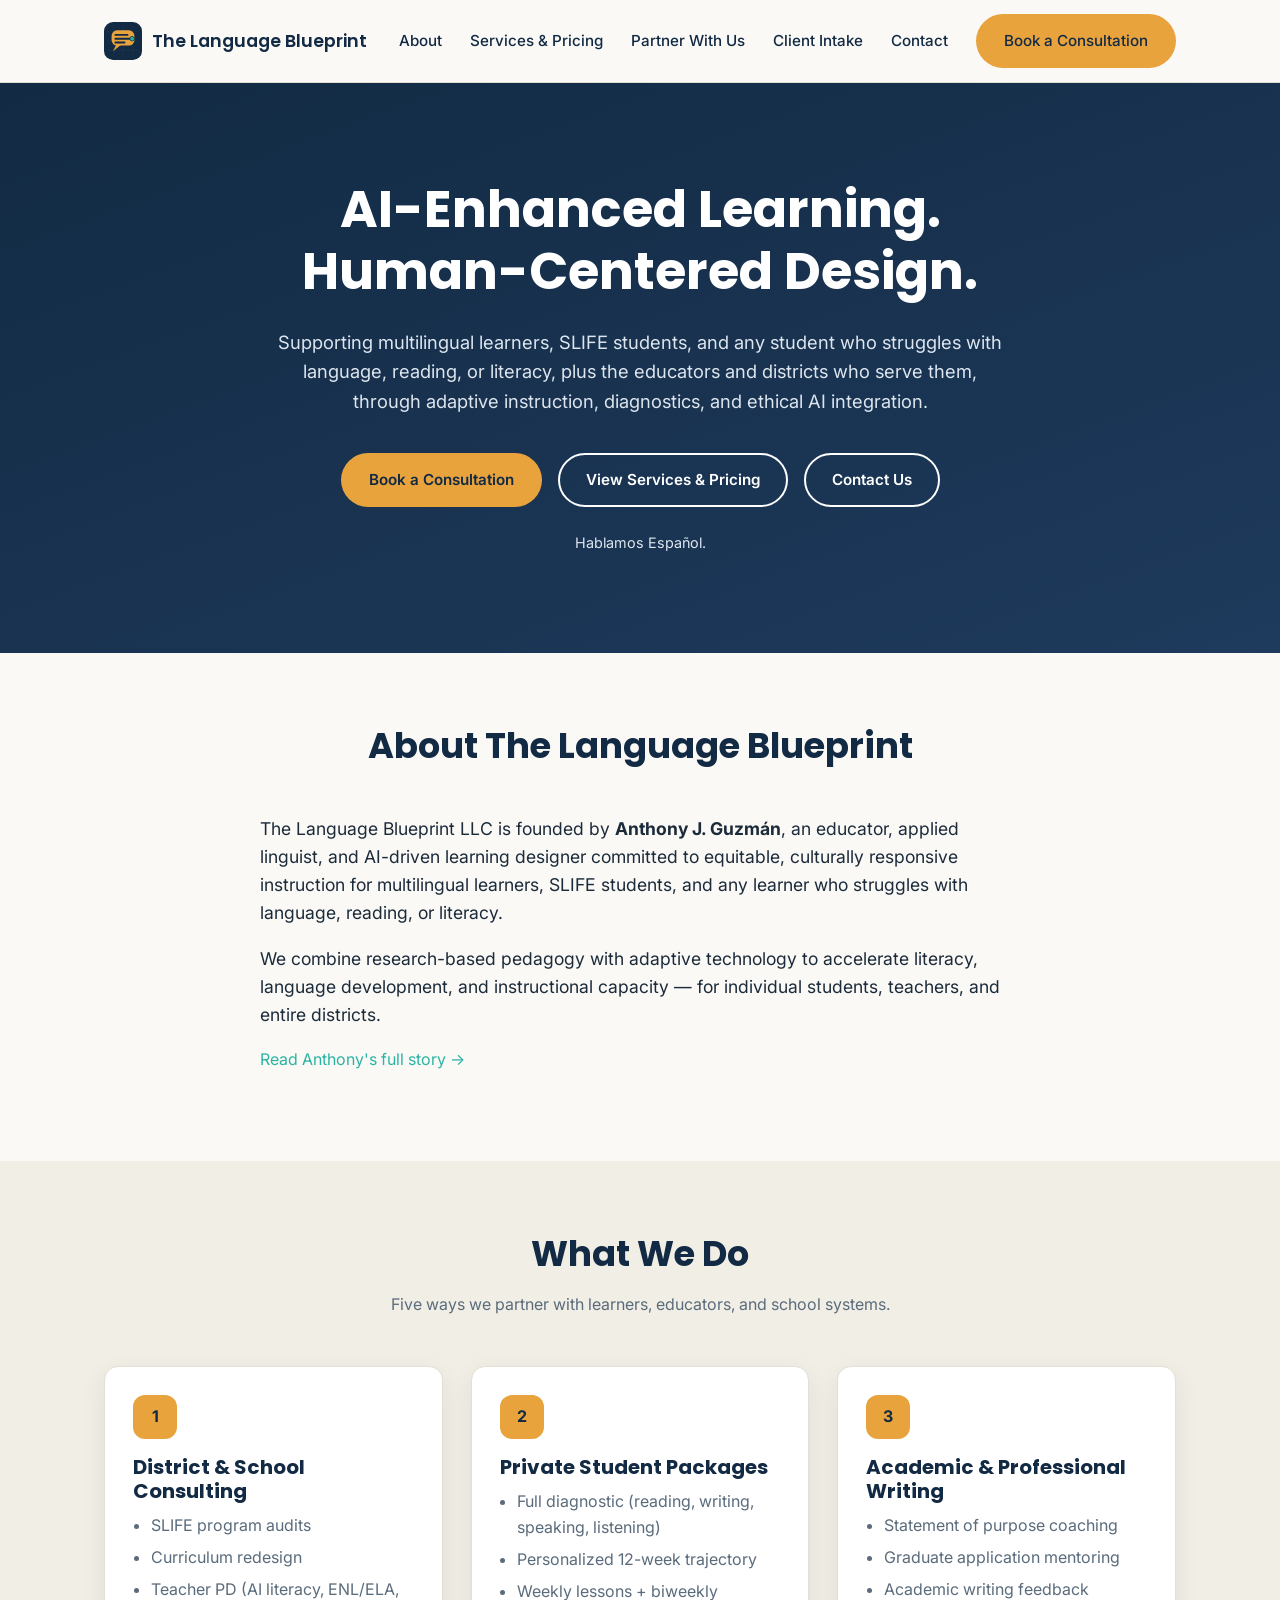
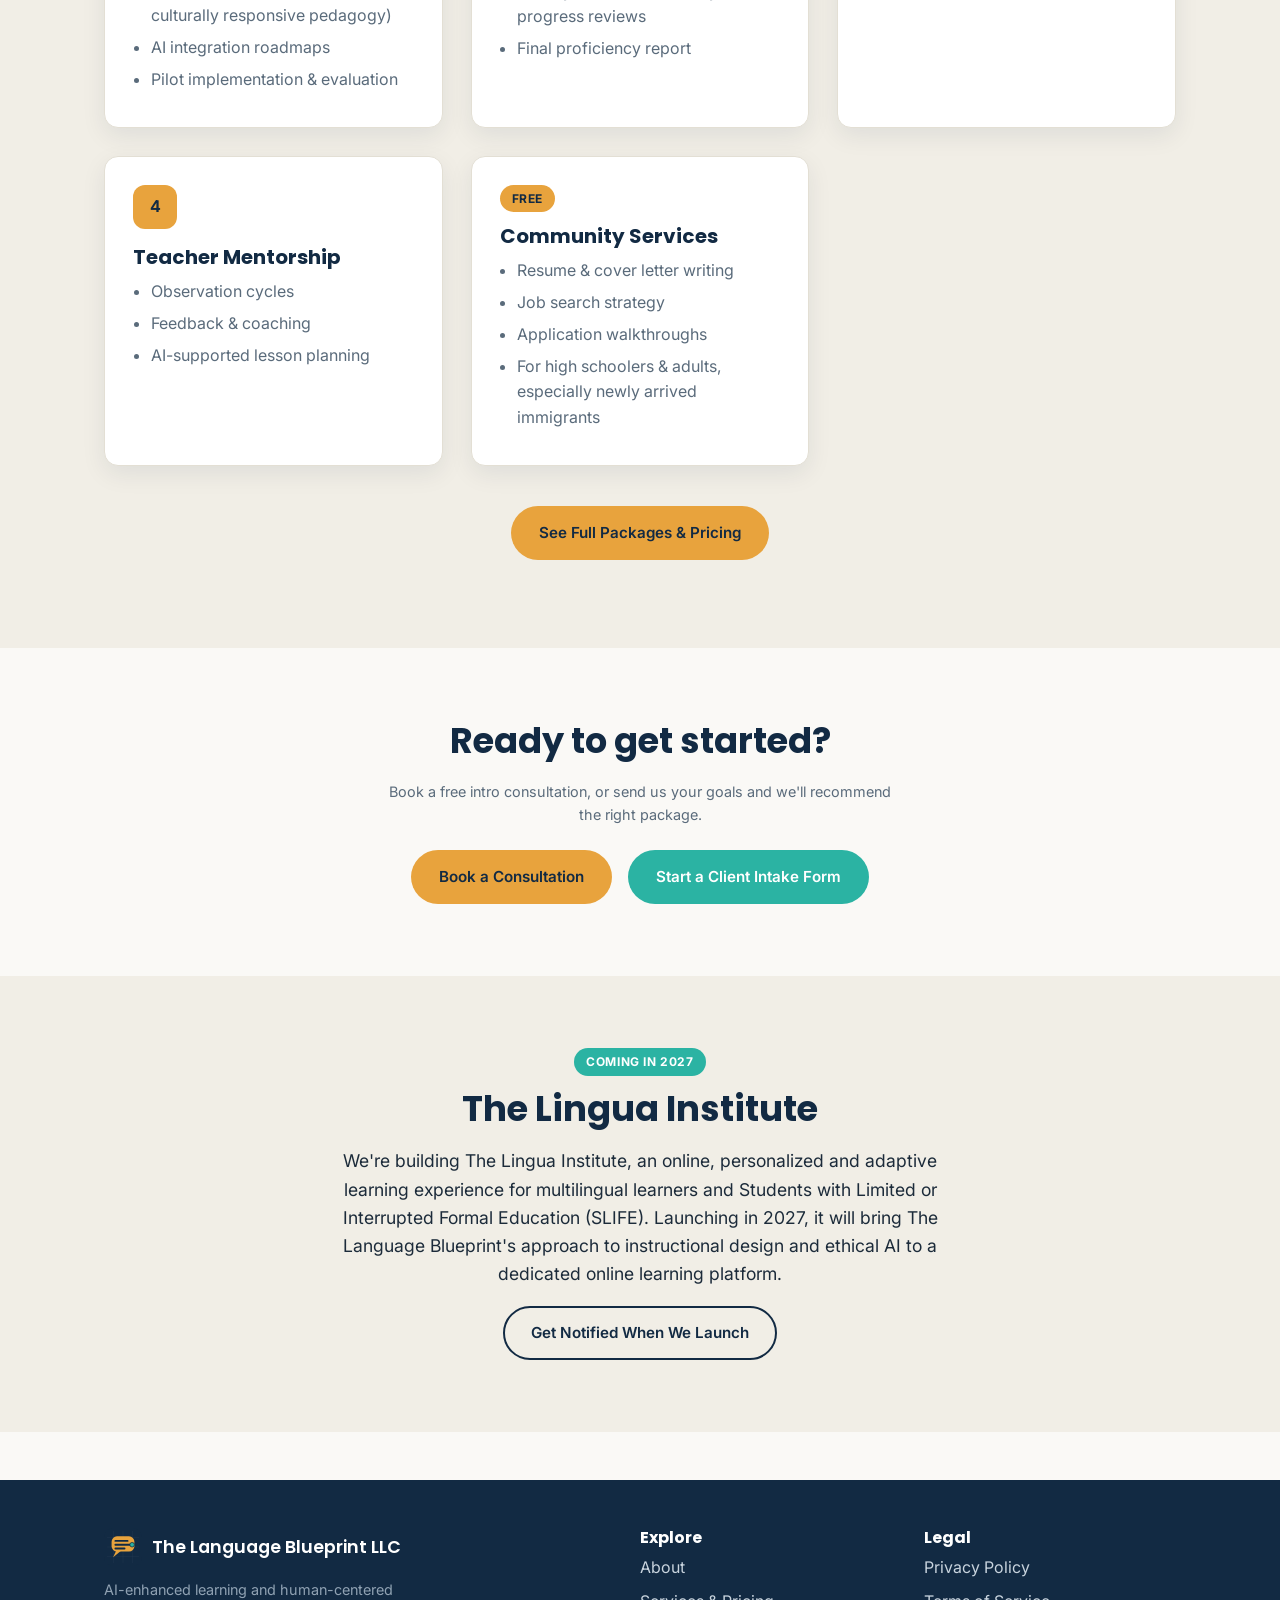
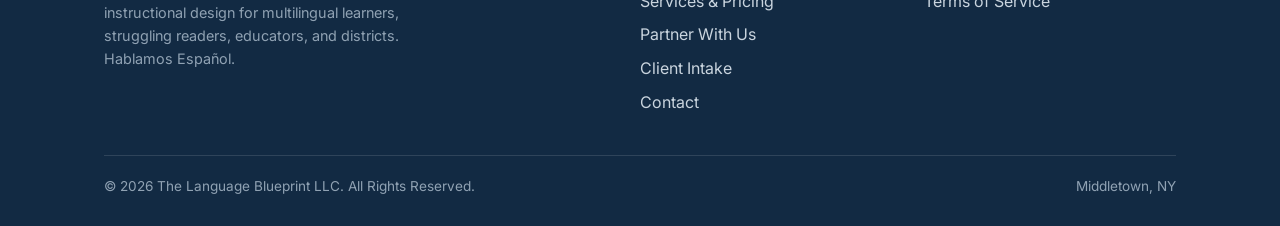
<file: index.html>
<!doctype html>
<html lang="en">
<head>
<meta charset="UTF-8">
<meta name="viewport" content="width=device-width, initial-scale=1.0">
<title>The Language Blueprint LLC | AI-Enhanced Learning, Human-Centered Design</title>
<meta name="description" content="The Language Blueprint LLC supports multilingual learners, SLIFE students, and struggling readers, plus the educators and districts who serve them, through adaptive instruction, diagnostics, and ethical AI integration.">
<link rel="canonical" href="https://www.thelanguageblueprint.org/">
<link rel="icon" type="image/svg+xml" href="assets/favicon.svg">
<link rel="icon" type="image/png" sizes="128x128" href="assets/favicon-128.png">
<link rel="preconnect" href="https://fonts.googleapis.com">
<link href="https://fonts.googleapis.com/css2?family=Inter:wght@400;500;600&family=Poppins:wght@500;600;700&display=swap" rel="stylesheet">
<link rel="stylesheet" href="css/style.css">

<meta property="og:type" content="website">
<meta property="og:title" content="The Language Blueprint LLC | AI-Enhanced Learning, Human-Centered Design">
<meta property="og:description" content="Supporting multilingual learners, SLIFE students, and struggling readers, plus the educators and districts who serve them, through adaptive instruction, diagnostics, and ethical AI integration.">
<meta property="og:url" content="https://www.thelanguageblueprint.org/">
<meta property="og:image" content="https://www.thelanguageblueprint.org/assets/logo-square-1200.png">
<meta name="twitter:card" content="summary">

<script type="application/ld+json">
{
  "@context": "https://schema.org",
  "@type": "ProfessionalService",
  "name": "The Language Blueprint LLC",
  "url": "https://www.thelanguageblueprint.org/",
  "logo": "https://www.thelanguageblueprint.org/assets/logo-square-1200.png",
  "image": "https://www.thelanguageblueprint.org/assets/logo-square-1200.png",
  "description": "AI-enhanced learning and human-centered instructional design for multilingual learners, SLIFE students, struggling readers, educators, and school districts.",
  "founder": {
    "@type": "Person",
    "name": "Anthony J. Guzmán"
  },
  "address": {
    "@type": "PostalAddress",
    "addressLocality": "Middletown",
    "addressRegion": "NY",
    "addressCountry": "US"
  },
  "email": "thelanguageblueprint01@gmail.com",
  "telephone": "+1-845-734-3995",
  "areaServed": "US"
}
</script>
</head>
<body>

<header class="site-header">
  <nav class="nav">
    <a href="index.html" class="brand">
      <img src="assets/logo-icon.svg" alt="The Language Blueprint LLC logo">
      The Language Blueprint
    </a>
    <button class="nav-toggle" aria-label="Toggle menu">&#9776;</button>
    <ul class="nav-links">
      <li><a href="about.html">About</a></li>
      <li><a href="services.html">Services &amp; Pricing</a></li>
          <li><a href="partner.html">Partner With Us</a></li>
      <li><a href="intake.html">Client Intake</a></li>
      <li><a href="contact.html">Contact</a></li>
      <li><a href="contact.html#book" class="btn btn-primary">Book a Consultation</a></li>
    </ul>
  </nav>
</header>

<section class="hero">
  <div class="container">
    <h1>AI-Enhanced Learning. Human-Centered Design.</h1>
    <p class="lede">Supporting multilingual learners, SLIFE students, and any student who struggles with language, reading, or literacy, plus the educators and districts who serve them, through adaptive instruction, diagnostics, and ethical AI integration.</p>
    <div class="hero-ctas">
      <a href="contact.html#book" class="btn btn-primary">Book a Consultation</a>
      <a href="services.html" class="btn btn-outline" style="background:transparent;border-color:#fff;color:#fff;">View Services &amp; Pricing</a>
      <a href="contact.html" class="btn btn-outline" style="background:transparent;border-color:#fff;color:#fff;">Contact Us</a>
    </div>
    <p class="small" style="color:#DDE6EE;margin-top:24px;">Hablamos Español.</p>
  </div>
</section>

<section id="about">
  <div class="container">
    <div class="section-head">
      <h2>About The Language Blueprint</h2>
    </div>
    <div class="grid" style="grid-template-columns: 1fr; max-width:760px; margin:0 auto;">
      <div>
        <p style="font-size:1.1rem;">The Language Blueprint LLC is founded by <strong>Anthony J. Guzmán</strong>, an educator, applied linguist, and AI-driven learning designer committed to equitable, culturally responsive instruction for multilingual learners, SLIFE students, and any learner who struggles with language, reading, or literacy.</p>
        <p style="font-size:1.1rem;">We combine research-based pedagogy with adaptive technology to accelerate literacy, language development, and instructional capacity — for individual students, teachers, and entire districts.</p>
        <p><a href="about.html">Read Anthony's full story &rarr;</a></p>
      </div>
    </div>
  </div>
</section>

<section class="alt">
  <div class="container">
    <div class="section-head">
      <h2>What We Do</h2>
      <p>Five ways we partner with learners, educators, and school systems.</p>
    </div>
    <div class="grid">
      <div class="card">
        <div class="icon-badge">1</div>
        <h3>District &amp; School Consulting</h3>
        <ul>
          <li>SLIFE program audits</li>
          <li>Curriculum redesign</li>
          <li>Teacher PD (AI literacy, ENL/ELA, culturally responsive pedagogy)</li>
          <li>AI integration roadmaps</li>
          <li>Pilot implementation &amp; evaluation</li>
        </ul>
      </div>
      <div class="card">
        <div class="icon-badge">2</div>
        <h3>Private Student Packages</h3>
        <ul>
          <li>Full diagnostic (reading, writing, speaking, listening)</li>
          <li>Personalized 12-week trajectory</li>
          <li>Weekly lessons + biweekly progress reviews</li>
          <li>Final proficiency report</li>
        </ul>
      </div>
      <div class="card">
        <div class="icon-badge">3</div>
        <h3>Academic &amp; Professional Writing</h3>
        <ul>
          <li>Statement of purpose coaching</li>
          <li>Graduate application mentoring</li>
          <li>Academic writing feedback</li>
        </ul>
      </div>
      <div class="card">
        <div class="icon-badge">4</div>
        <h3>Teacher Mentorship</h3>
        <ul>
          <li>Observation cycles</li>
          <li>Feedback &amp; coaching</li>
          <li>AI-supported lesson planning</li>
        </ul>
      </div>
      <div class="card">
        <span class="badge" style="background:var(--amber); color:var(--navy); margin-bottom:12px; display:inline-block;">Free</span>
        <h3>Community Services</h3>
        <ul>
          <li>Resume &amp; cover letter writing</li>
          <li>Job search strategy</li>
          <li>Application walkthroughs</li>
          <li>For high schoolers &amp; adults, especially newly arrived immigrants</li>
        </ul>
      </div>
    </div>
    <p class="text-center" style="margin-top:40px;">
      <a href="services.html" class="btn btn-primary">See Full Packages &amp; Pricing</a>
    </p>
  </div>
</section>

<section>
  <div class="container text-center">
    <h2>Ready to get started?</h2>
    <p class="small" style="max-width:520px;margin:0 auto 24px;">Book a free intro consultation, or send us your goals and we'll recommend the right package.</p>
    <div class="hero-ctas">
      <a href="contact.html#book" class="btn btn-primary">Book a Consultation</a>
      <a href="intake.html" class="btn btn-teal">Start a Client Intake Form</a>
    </div>
  </div>
</section>

<section class="alt">
  <div class="container text-center" style="max-width:700px; margin:0 auto;">
    <span class="badge">Coming in 2027</span>
    <h2>The Lingua Institute</h2>
    <p style="font-size:1.1rem;">We're building The Lingua Institute, an online, personalized and adaptive learning experience for multilingual learners and Students with Limited or Interrupted Formal Education (SLIFE). Launching in 2027, it will bring The Language Blueprint's approach to instructional design and ethical AI to a dedicated online learning platform.</p>
    <a href="contact.html" class="btn btn-outline">Get Notified When We Launch</a>
  </div>
</section>

<footer class="site-footer">
  <div class="container">
    <div class="footer-grid">
      <div>
        <a href="index.html" class="brand" style="color:#fff;">
          <img src="assets/logo-icon.svg" alt="The Language Blueprint LLC logo">
          The Language Blueprint LLC
        </a>
        <p class="small" style="color:#90A2B3; max-width:320px; margin-top:12px;">AI-enhanced learning and human-centered instructional design for multilingual learners, struggling readers, educators, and districts. Hablamos Español.</p>
      </div>
      <div>
        <h4>Explore</h4>
        <ul>
          <li><a href="about.html">About</a></li>
          <li><a href="services.html">Services &amp; Pricing</a></li>
          <li><a href="partner.html">Partner With Us</a></li>
          <li><a href="intake.html">Client Intake</a></li>
          <li><a href="contact.html">Contact</a></li>
        </ul>
      </div>
      <div>
        <h4>Legal</h4>
        <ul>
          <li><a href="privacy-policy.html">Privacy Policy</a></li>
          <li><a href="terms-of-service.html">Terms of Service</a></li>
        </ul>
      </div>
    </div>
    <div class="footer-bottom">
      <span>&copy; <span id="year"></span> The Language Blueprint LLC. All Rights Reserved.</span>
      <span>Middletown, NY</span>
    </div>
  </div>
</footer>

<script src="js/main.js"></script>
</body>
</html>
</file>
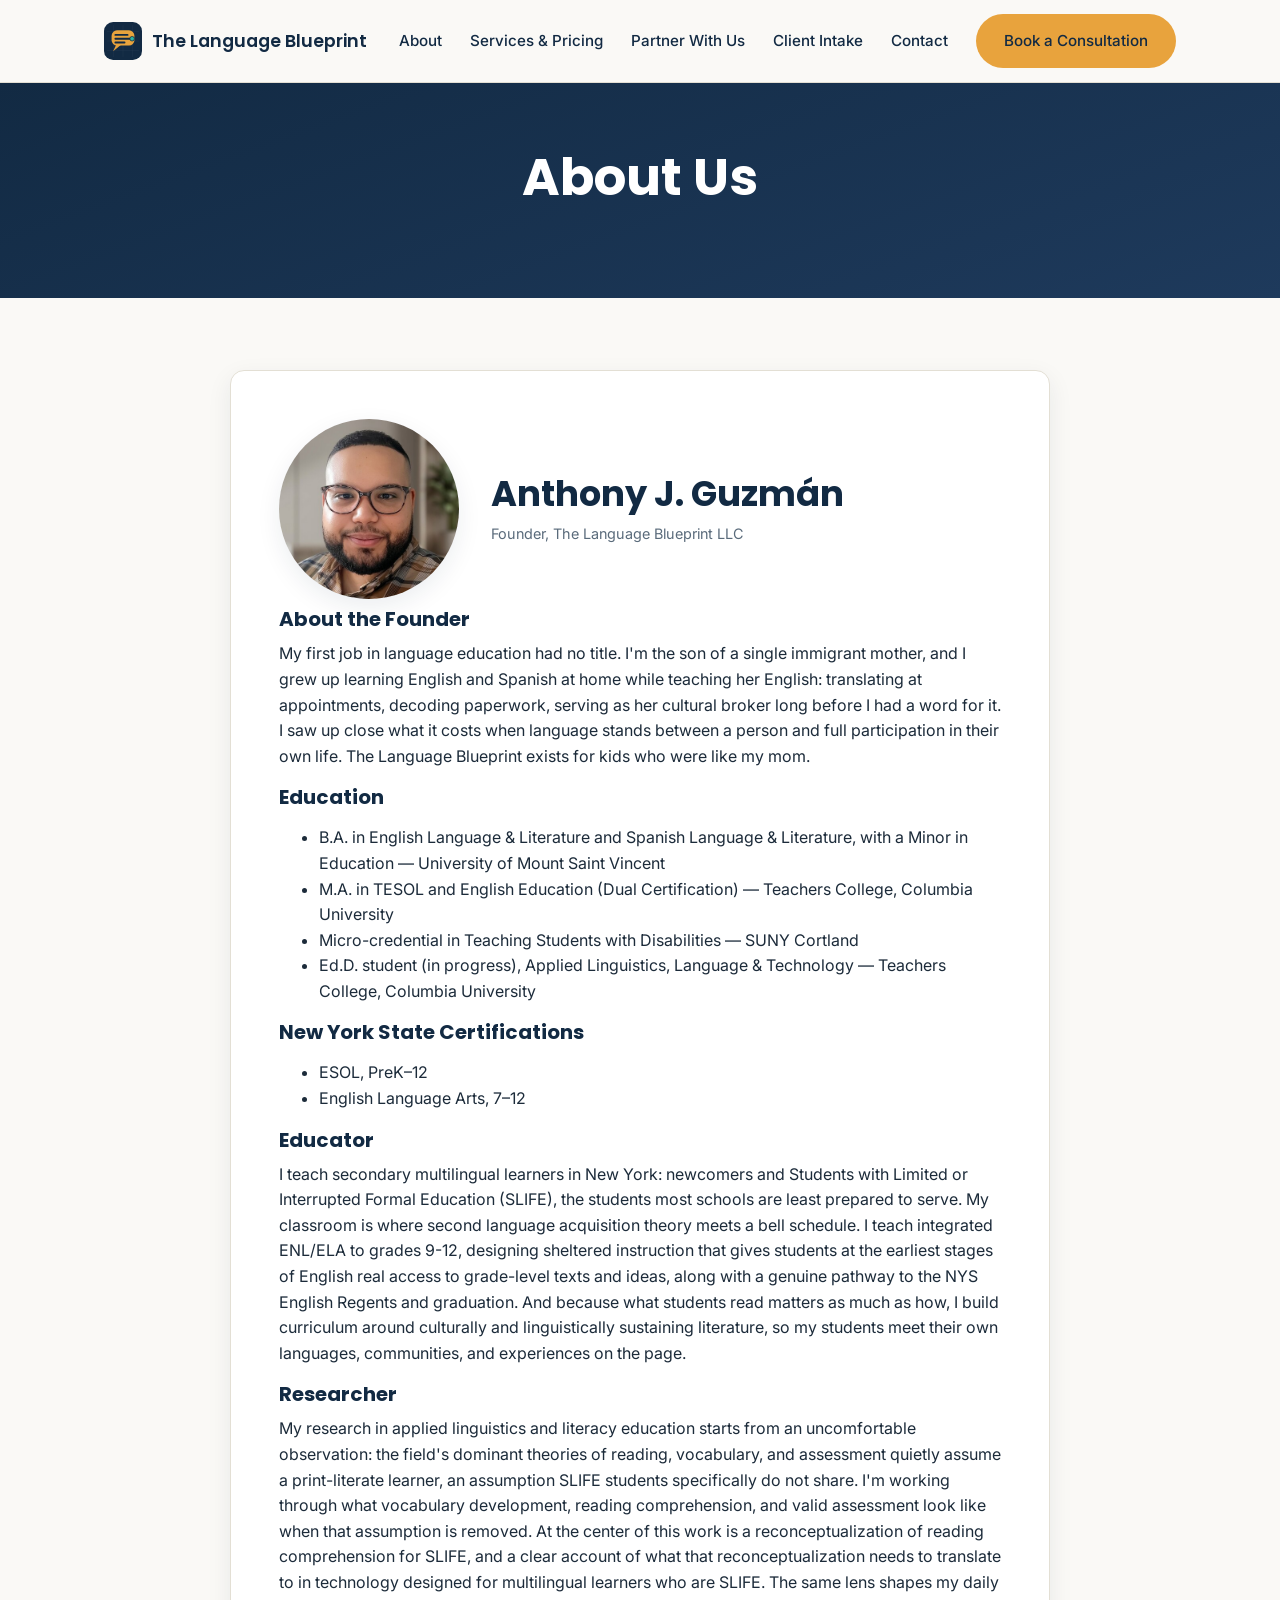
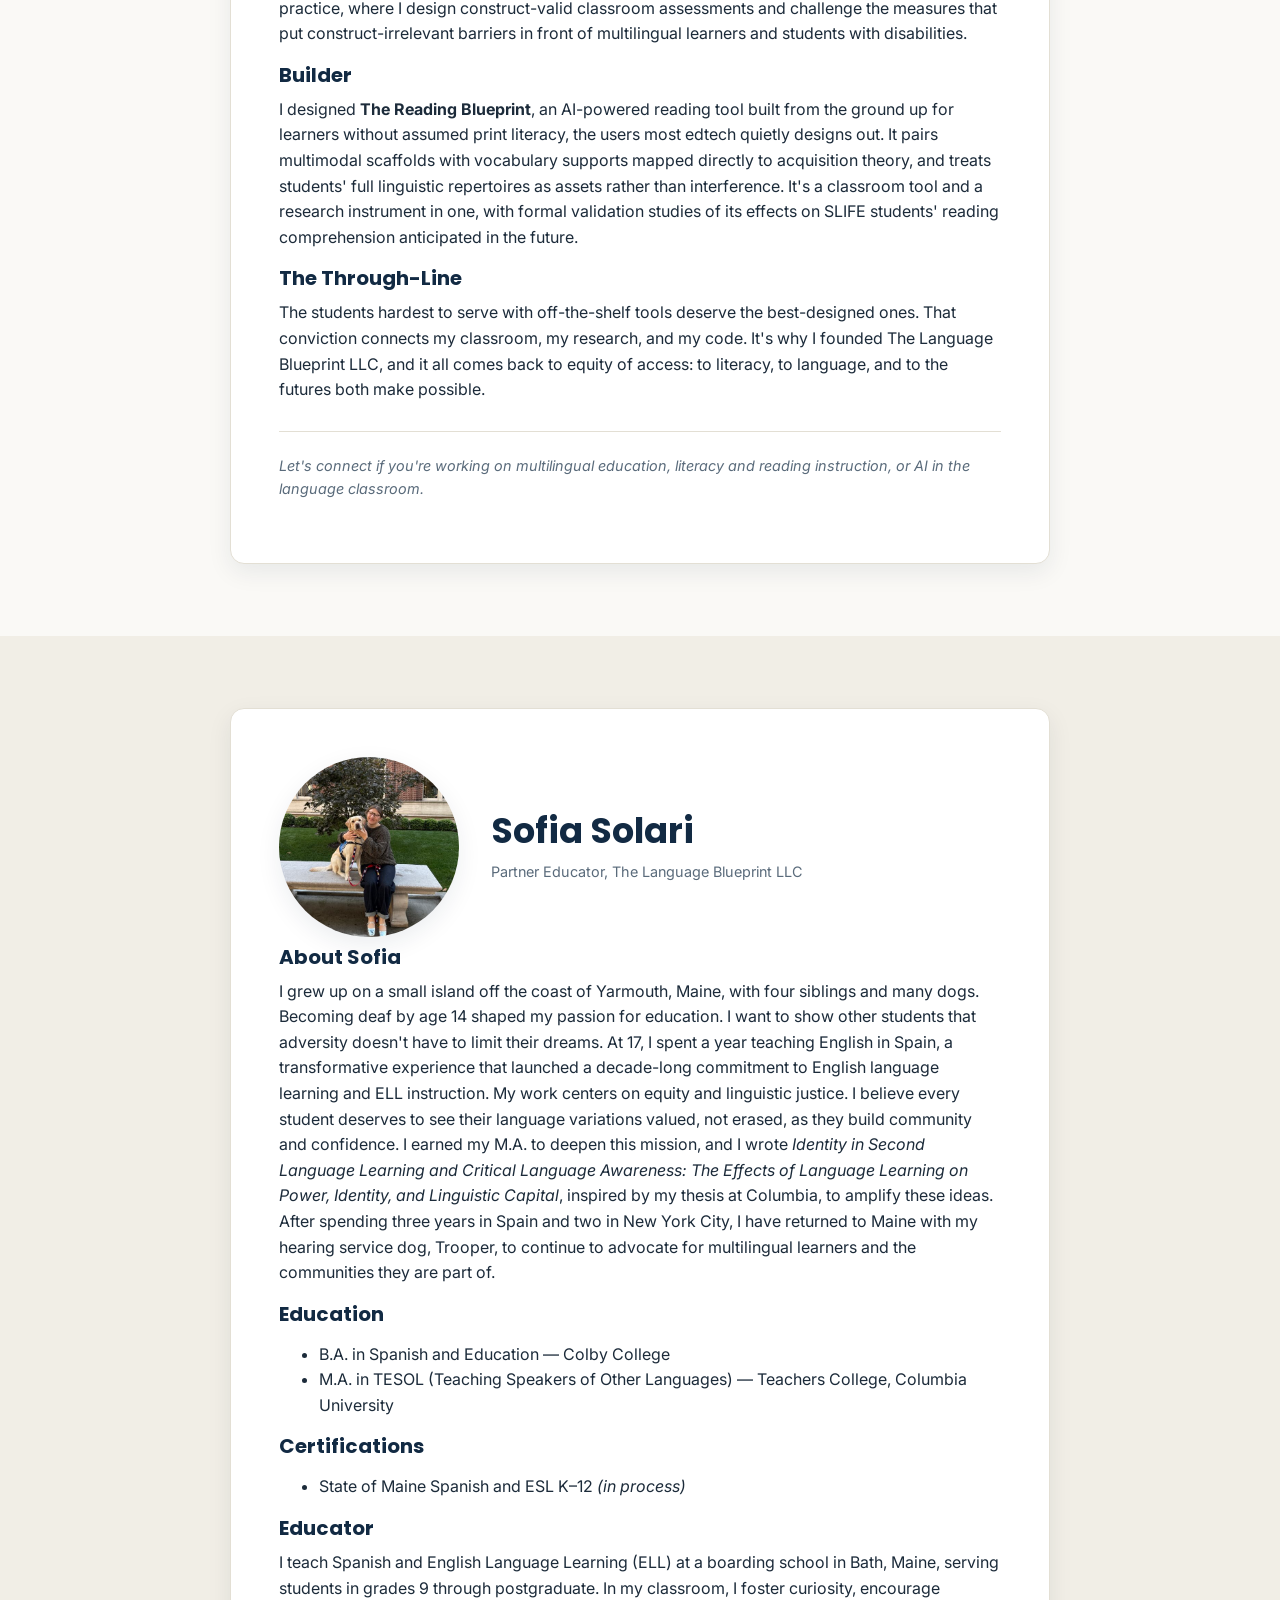
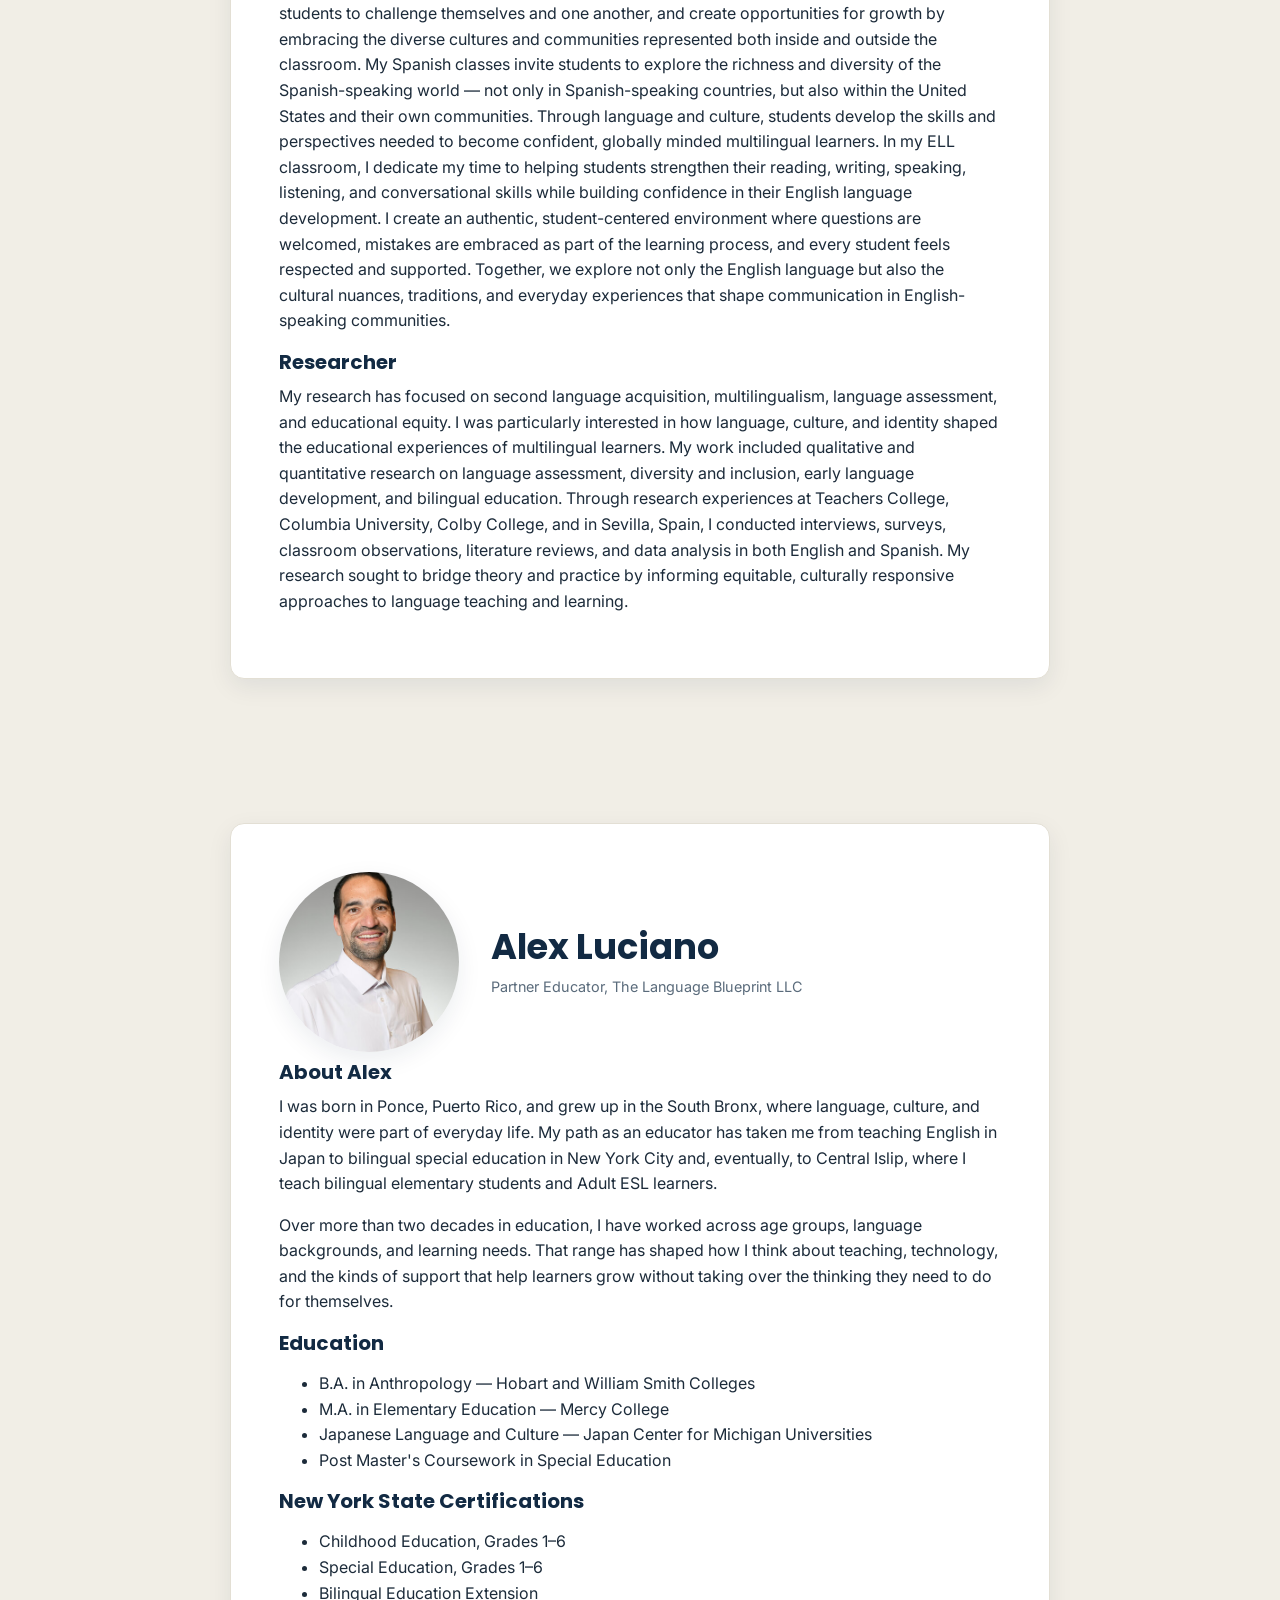
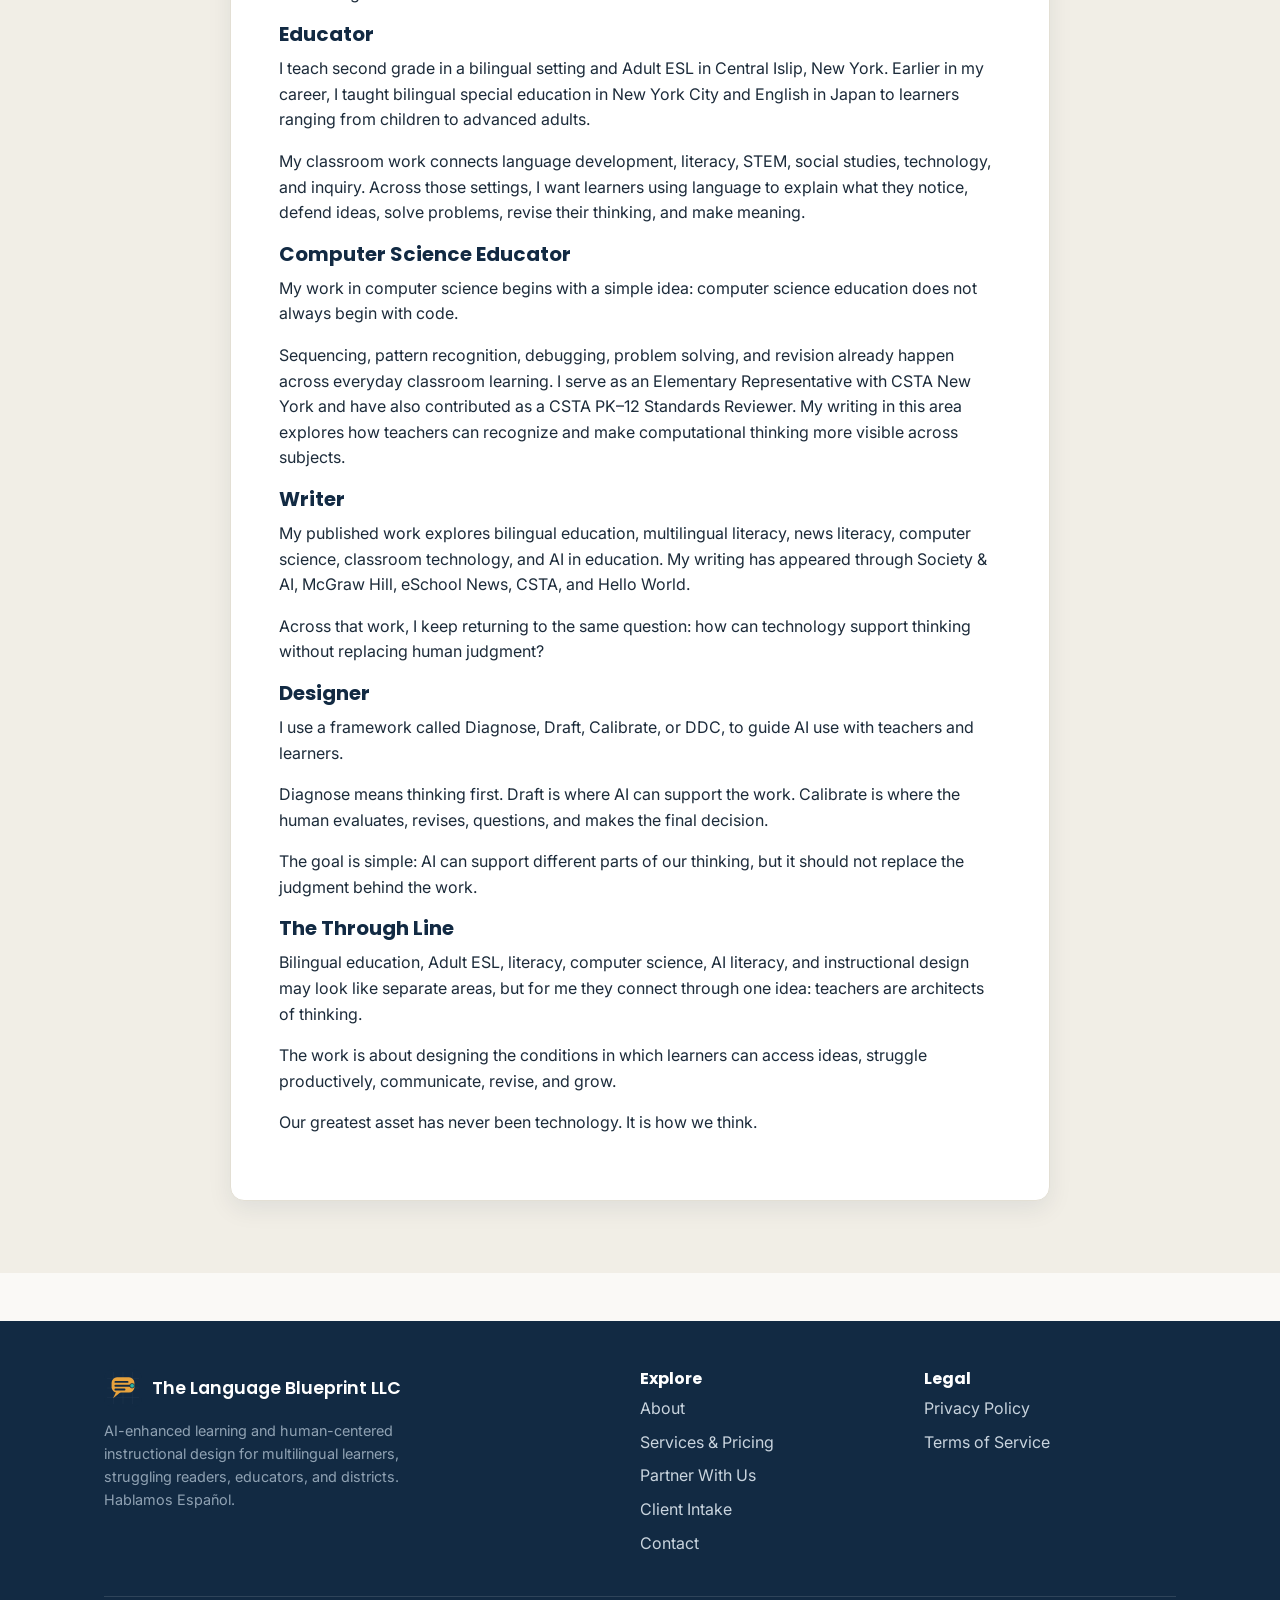
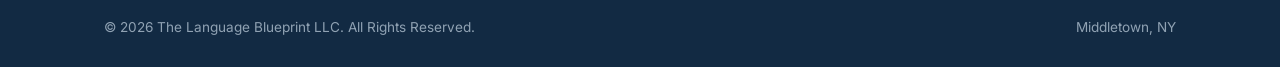
<file: about.html>
<!doctype html>
<html lang="en">
<head>
<meta charset="UTF-8">
<meta name="viewport" content="width=device-width, initial-scale=1.0">
<title>About Anthony J. Guzmán | The Language Blueprint LLC</title>
<meta name="description" content="ENL/ELA educator, applied linguistics researcher, and education technology designer working at the intersection of language, literacy, and AI.">
<link rel="icon" type="image/svg+xml" href="assets/favicon.svg">
<link rel="icon" type="image/png" sizes="128x128" href="assets/favicon-128.png">
<link rel="preconnect" href="https://fonts.googleapis.com">
<link href="https://fonts.googleapis.com/css2?family=Inter:wght@400;500;600&family=Poppins:wght@500;600;700&display=swap" rel="stylesheet">
<link rel="stylesheet" href="css/style.css">
</head>
<body>

<header class="site-header">
  <nav class="nav">
    <a href="index.html" class="brand">
      <img src="assets/logo-icon.svg" alt="The Language Blueprint LLC logo">
      The Language Blueprint
    </a>
    <button class="nav-toggle" aria-label="Toggle menu">&#9776;</button>
    <ul class="nav-links">
      <li><a href="about.html">About</a></li>
      <li><a href="services.html">Services &amp; Pricing</a></li>
          <li><a href="partner.html">Partner With Us</a></li>
      <li><a href="intake.html">Client Intake</a></li>
      <li><a href="contact.html">Contact</a></li>
      <li><a href="contact.html#book" class="btn btn-primary">Book a Consultation</a></li>
    </ul>
  </nav>
</header>

<section class="hero" style="padding:64px 0;">
  <div class="container">
    <h1>About Us</h1>
  </div>
</section>

<section>
  <div class="container">
    <div class="legal-doc" style="max-width:820px;">

      <div style="display:flex; gap:32px; align-items:center; flex-wrap:wrap; margin-bottom:8px;">
        <img src="assets/anthony-photo.jpg" alt="Anthony J. Guzmán" style="width:180px; height:180px; object-fit:cover; border-radius:50%; box-shadow:var(--shadow); flex-shrink:0;">
        <div>
          <h2 style="margin-bottom:0.2em;">Anthony J. Guzmán</h2>
          <p class="small" style="margin:0;">Founder, The Language Blueprint LLC</p>
        </div>
      </div>

      <h3>About the Founder</h3>
      <p>My first job in language education had no title. I'm the son of a single immigrant mother, and I grew up learning English and Spanish at home while teaching her English: translating at appointments, decoding paperwork, serving as her cultural broker long before I had a word for it. I saw up close what it costs when language stands between a person and full participation in their own life. The Language Blueprint exists for kids who were like my mom.</p>

      <h3>Education</h3>
      <ul>
        <li>B.A. in English Language &amp; Literature and Spanish Language &amp; Literature, with a Minor in Education — University of Mount Saint Vincent</li>
        <li>M.A. in TESOL and English Education (Dual Certification) — Teachers College, Columbia University</li>
        <li>Micro-credential in Teaching Students with Disabilities — SUNY Cortland</li>
        <li>Ed.D. student (in progress), Applied Linguistics, Language &amp; Technology — Teachers College, Columbia University</li>
      </ul>

      <h3>New York State Certifications</h3>
      <ul>
        <li>ESOL, PreK–12</li>
        <li>English Language Arts, 7–12</li>
      </ul>

      <h3>Educator</h3>
      <p>I teach secondary multilingual learners in New York: newcomers and Students with Limited or Interrupted Formal Education (SLIFE), the students most schools are least prepared to serve. My classroom is where second language acquisition theory meets a bell schedule. I teach integrated ENL/ELA to grades 9-12, designing sheltered instruction that gives students at the earliest stages of English real access to grade-level texts and ideas, along with a genuine pathway to the NYS English Regents and graduation. And because what students read matters as much as how, I build curriculum around culturally and linguistically sustaining literature, so my students meet their own languages, communities, and experiences on the page.</p>

      <h3>Researcher</h3>
      <p>My research in applied linguistics and literacy education starts from an uncomfortable observation: the field's dominant theories of reading, vocabulary, and assessment quietly assume a print-literate learner, an assumption SLIFE students specifically do not share. I'm working through what vocabulary development, reading comprehension, and valid assessment look like when that assumption is removed. At the center of this work is a reconceptualization of reading comprehension for SLIFE, and a clear account of what that reconceptualization needs to translate to in technology designed for multilingual learners who are SLIFE. The same lens shapes my daily practice, where I design construct-valid classroom assessments and challenge the measures that put construct-irrelevant barriers in front of multilingual learners and students with disabilities.</p>

      <h3>Builder</h3>
      <p>I designed <strong>The Reading Blueprint</strong>, an AI-powered reading tool built from the ground up for learners without assumed print literacy, the users most edtech quietly designs out. It pairs multimodal scaffolds with vocabulary supports mapped directly to acquisition theory, and treats students' full linguistic repertoires as assets rather than interference. It's a classroom tool and a research instrument in one, with formal validation studies of its effects on SLIFE students' reading comprehension anticipated in the future.</p>

      <h3>The Through-Line</h3>
      <p>The students hardest to serve with off-the-shelf tools deserve the best-designed ones. That conviction connects my classroom, my research, and my code. It's why I founded The Language Blueprint LLC, and it all comes back to equity of access: to literacy, to language, and to the futures both make possible.</p>

      <p class="small" style="margin-top:2em; border-top:1px solid var(--border); padding-top:1.5em;"><em>Let's connect if you're working on multilingual education, literacy and reading instruction, or AI in the language classroom.</em></p>

    </div>
  </div>
</section>

<section class="alt">
  <div class="container">
    <div class="legal-doc" style="max-width:820px;">

      <div style="display:flex; gap:32px; align-items:center; flex-wrap:wrap; margin-bottom:8px;">
        <img src="assets/sofia-photo.jpg" alt="Sofia Solari" style="width:180px; height:180px; object-fit:cover; border-radius:50%; box-shadow:var(--shadow); flex-shrink:0;">
        <div>
          <h2 style="margin-bottom:0.2em;">Sofia Solari</h2>
          <p class="small" style="margin:0;">Partner Educator, The Language Blueprint LLC</p>
        </div>
      </div>

      <h3>About Sofia</h3>
      <p>I grew up on a small island off the coast of Yarmouth, Maine, with four siblings and many dogs. Becoming deaf by age 14 shaped my passion for education. I want to show other students that adversity doesn't have to limit their dreams. At 17, I spent a year teaching English in Spain, a transformative experience that launched a decade-long commitment to English language learning and ELL instruction. My work centers on equity and linguistic justice. I believe every student deserves to see their language variations valued, not erased, as they build community and confidence. I earned my M.A. to deepen this mission, and I wrote <em>Identity in Second Language Learning and Critical Language Awareness: The Effects of Language Learning on Power, Identity, and Linguistic Capital</em>, inspired by my thesis at Columbia, to amplify these ideas. After spending three years in Spain and two in New York City, I have returned to Maine with my hearing service dog, Trooper, to continue to advocate for multilingual learners and the communities they are part of.</p>

      <h3>Education</h3>
      <ul>
        <li>B.A. in Spanish and Education — Colby College</li>
        <li>M.A. in TESOL (Teaching Speakers of Other Languages) — Teachers College, Columbia University</li>
      </ul>

      <h3>Certifications</h3>
      <ul>
        <li>State of Maine Spanish and ESL K–12 <em>(in process)</em></li>
      </ul>

      <h3>Educator</h3>
      <p>I teach Spanish and English Language Learning (ELL) at a boarding school in Bath, Maine, serving students in grades 9 through postgraduate. In my classroom, I foster curiosity, encourage students to challenge themselves and one another, and create opportunities for growth by embracing the diverse cultures and communities represented both inside and outside the classroom. My Spanish classes invite students to explore the richness and diversity of the Spanish-speaking world — not only in Spanish-speaking countries, but also within the United States and their own communities. Through language and culture, students develop the skills and perspectives needed to become confident, globally minded multilingual learners. In my ELL classroom, I dedicate my time to helping students strengthen their reading, writing, speaking, listening, and conversational skills while building confidence in their English language development. I create an authentic, student-centered environment where questions are welcomed, mistakes are embraced as part of the learning process, and every student feels respected and supported. Together, we explore not only the English language but also the cultural nuances, traditions, and everyday experiences that shape communication in English-speaking communities.</p>

      <h3>Researcher</h3>
      <p>My research has focused on second language acquisition, multilingualism, language assessment, and educational equity. I was particularly interested in how language, culture, and identity shaped the educational experiences of multilingual learners. My work included qualitative and quantitative research on language assessment, diversity and inclusion, early language development, and bilingual education. Through research experiences at Teachers College, Columbia University, Colby College, and in Sevilla, Spain, I conducted interviews, surveys, classroom observations, literature reviews, and data analysis in both English and Spanish. My research sought to bridge theory and practice by informing equitable, culturally responsive approaches to language teaching and learning.</p>

    </div>
  </div>
</section>

<section class="alt">
  <div class="container">
    <div class="legal-doc" style="max-width:820px;">

      <div style="display:flex; gap:32px; align-items:center; flex-wrap:wrap; margin-bottom:8px;">
        <img src="assets/alex-photo.jpg" alt="Alex Luciano" style="width:180px; height:180px; object-fit:cover; border-radius:50%; box-shadow:var(--shadow); flex-shrink:0;">
        <div>
          <h2 style="margin-bottom:0.2em;">Alex Luciano</h2>
          <p class="small" style="margin:0;">Partner Educator, The Language Blueprint LLC</p>
        </div>
      </div>

      <h3>About Alex</h3>
      <p>I was born in Ponce, Puerto Rico, and grew up in the South Bronx, where language, culture, and identity were part of everyday life. My path as an educator has taken me from teaching English in Japan to bilingual special education in New York City and, eventually, to Central Islip, where I teach bilingual elementary students and Adult ESL learners.</p>
      <p>Over more than two decades in education, I have worked across age groups, language backgrounds, and learning needs. That range has shaped how I think about teaching, technology, and the kinds of support that help learners grow without taking over the thinking they need to do for themselves.</p>

      <h3>Education</h3>
      <ul>
        <li>B.A. in Anthropology — Hobart and William Smith Colleges</li>
        <li>M.A. in Elementary Education — Mercy College</li>
        <li>Japanese Language and Culture — Japan Center for Michigan Universities</li>
        <li>Post Master's Coursework in Special Education</li>
      </ul>

      <h3>New York State Certifications</h3>
      <ul>
        <li>Childhood Education, Grades 1–6</li>
        <li>Special Education, Grades 1–6</li>
        <li>Bilingual Education Extension</li>
      </ul>

      <h3>Educator</h3>
      <p>I teach second grade in a bilingual setting and Adult ESL in Central Islip, New York. Earlier in my career, I taught bilingual special education in New York City and English in Japan to learners ranging from children to advanced adults.</p>
      <p>My classroom work connects language development, literacy, STEM, social studies, technology, and inquiry. Across those settings, I want learners using language to explain what they notice, defend ideas, solve problems, revise their thinking, and make meaning.</p>

      <h3>Computer Science Educator</h3>
      <p>My work in computer science begins with a simple idea: computer science education does not always begin with code.</p>
      <p>Sequencing, pattern recognition, debugging, problem solving, and revision already happen across everyday classroom learning. I serve as an Elementary Representative with CSTA New York and have also contributed as a CSTA PK–12 Standards Reviewer. My writing in this area explores how teachers can recognize and make computational thinking more visible across subjects.</p>

      <h3>Writer</h3>
      <p>My published work explores bilingual education, multilingual literacy, news literacy, computer science, classroom technology, and AI in education. My writing has appeared through Society &amp; AI, McGraw Hill, eSchool News, CSTA, and Hello World.</p>
      <p>Across that work, I keep returning to the same question: how can technology support thinking without replacing human judgment?</p>

      <h3>Designer</h3>
      <p>I use a framework called Diagnose, Draft, Calibrate, or DDC, to guide AI use with teachers and learners.</p>
      <p>Diagnose means thinking first. Draft is where AI can support the work. Calibrate is where the human evaluates, revises, questions, and makes the final decision.</p>
      <p>The goal is simple: AI can support different parts of our thinking, but it should not replace the judgment behind the work.</p>

      <h3>The Through Line</h3>
      <p>Bilingual education, Adult ESL, literacy, computer science, AI literacy, and instructional design may look like separate areas, but for me they connect through one idea: teachers are architects of thinking.</p>
      <p>The work is about designing the conditions in which learners can access ideas, struggle productively, communicate, revise, and grow.</p>
      <p>Our greatest asset has never been technology. It is how we think.</p>

    </div>
  </div>
</section>

<footer class="site-footer">
  <div class="container">
    <div class="footer-grid">
      <div>
        <a href="index.html" class="brand" style="color:#fff;">
          <img src="assets/logo-icon.svg" alt="The Language Blueprint LLC logo">
          The Language Blueprint LLC
        </a>
        <p class="small" style="color:#90A2B3; max-width:320px; margin-top:12px;">AI-enhanced learning and human-centered instructional design for multilingual learners, struggling readers, educators, and districts. Hablamos Español.</p>
      </div>
      <div>
        <h4>Explore</h4>
        <ul>
          <li><a href="about.html">About</a></li>
          <li><a href="services.html">Services &amp; Pricing</a></li>
          <li><a href="partner.html">Partner With Us</a></li>
          <li><a href="intake.html">Client Intake</a></li>
          <li><a href="contact.html">Contact</a></li>
        </ul>
      </div>
      <div>
        <h4>Legal</h4>
        <ul>
          <li><a href="privacy-policy.html">Privacy Policy</a></li>
          <li><a href="terms-of-service.html">Terms of Service</a></li>
        </ul>
      </div>
    </div>
    <div class="footer-bottom">
      <span>&copy; <span id="year"></span> The Language Blueprint LLC. All Rights Reserved.</span>
      <span>Middletown, NY</span>
    </div>
  </div>
</footer>

<script src="js/main.js"></script>
</body>
</html>
</file>
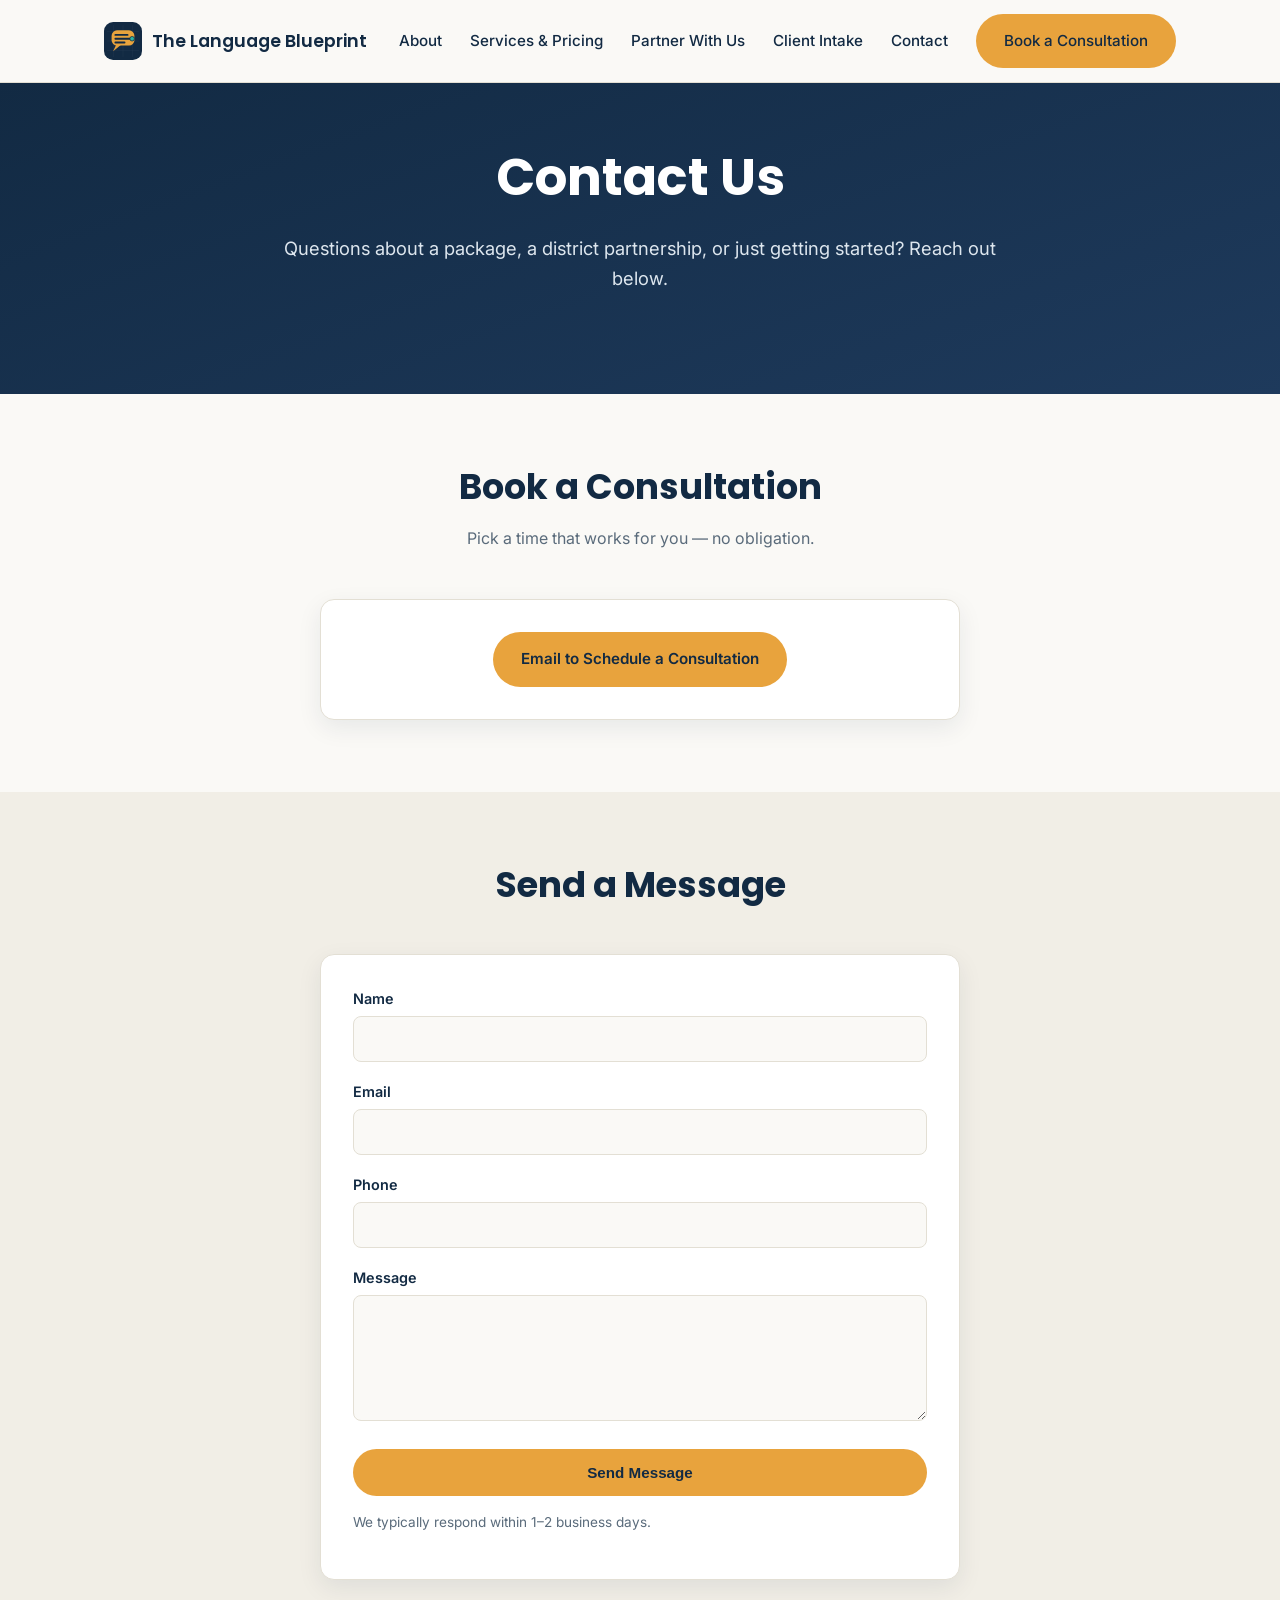
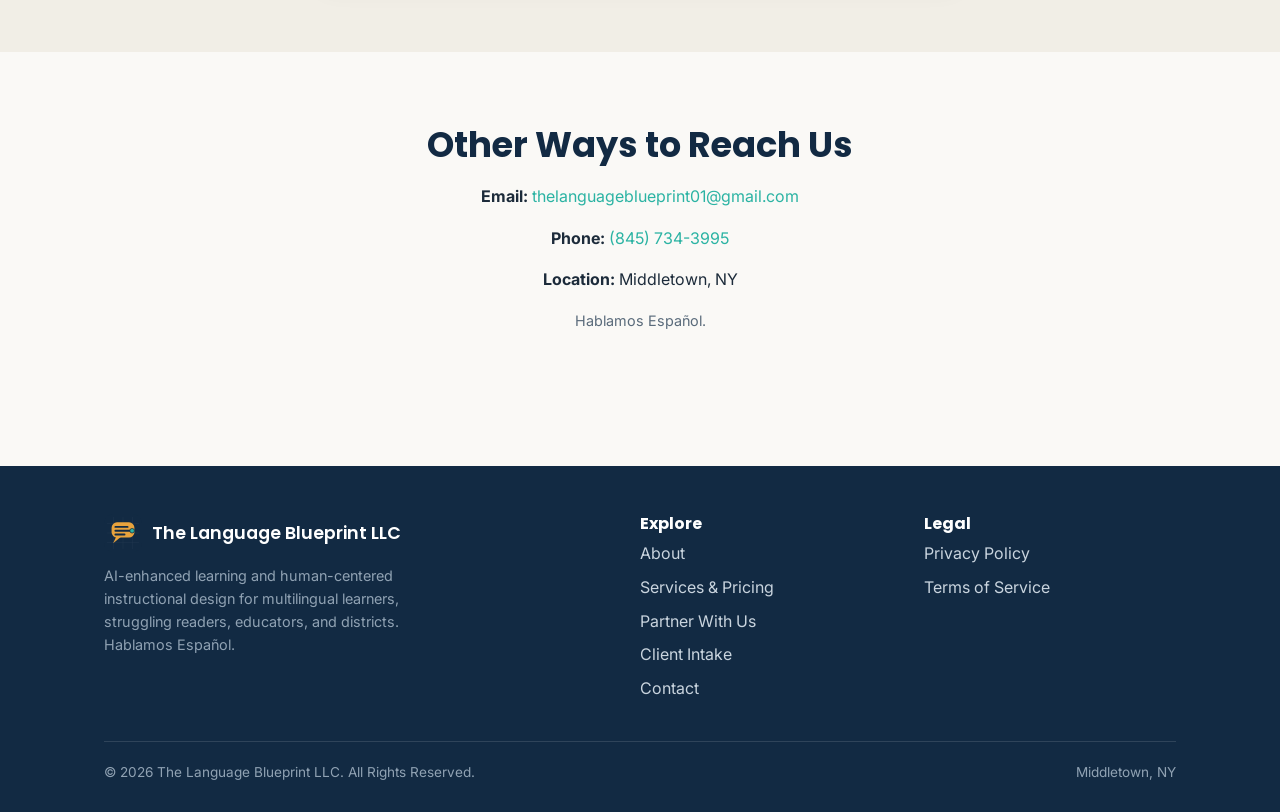
<file: contact.html>
<!doctype html>
<html lang="en">
<head>
<meta charset="UTF-8">
<meta name="viewport" content="width=device-width, initial-scale=1.0">
<title>Contact &amp; Book a Consultation | The Language Blueprint LLC</title>
<link rel="icon" type="image/svg+xml" href="assets/favicon.svg">
<link rel="icon" type="image/png" sizes="128x128" href="assets/favicon-128.png">
<link rel="preconnect" href="https://fonts.googleapis.com">
<link href="https://fonts.googleapis.com/css2?family=Inter:wght@400;500;600&family=Poppins:wght@500;600;700&display=swap" rel="stylesheet">
<link rel="stylesheet" href="css/style.css">
</head>
<body>

<header class="site-header">
  <nav class="nav">
    <a href="index.html" class="brand">
      <img src="assets/logo-icon.svg" alt="The Language Blueprint LLC logo">
      The Language Blueprint
    </a>
    <button class="nav-toggle" aria-label="Toggle menu">&#9776;</button>
    <ul class="nav-links">
      <li><a href="about.html">About</a></li>
      <li><a href="services.html">Services &amp; Pricing</a></li>
          <li><a href="partner.html">Partner With Us</a></li>
      <li><a href="intake.html">Client Intake</a></li>
      <li><a href="contact.html">Contact</a></li>
      <li><a href="contact.html#book" class="btn btn-primary">Book a Consultation</a></li>
    </ul>
  </nav>
</header>

<section class="hero" style="padding:64px 0;">
  <div class="container">
    <h1>Contact Us</h1>
    <p class="lede">Questions about a package, a district partnership, or just getting started? Reach out below.</p>
  </div>
</section>

<section id="book">
  <div class="container">
    <div class="section-head">
      <h2>Book a Consultation</h2>
      <p>Pick a time that works for you — no obligation.</p>
    </div>
    <div class="form-card text-center">
      <!--
        Replace this block with your embedded Calendly (or Google Calendar
        appointment) widget once you have an account set up:
        https://calendly.com  ->  create an event type  ->  "Add to Website"  ->  Inline Embed
        Paste the provided <div class="calendly-inline-widget"> ... <script> snippet here.
      -->
      <a href="mailto:thelanguageblueprint01@gmail.com?subject=Consultation%20Request" class="btn btn-primary">Email to Schedule a Consultation</a>
    </div>
  </div>
</section>

<section class="alt">
  <div class="container">
    <div class="section-head">
      <h2>Send a Message</h2>
    </div>

    <!--
      This form submits via Formspree (no backend server required).
      Setup: create a free account at https://formspree.io, create a new form,
      and replace YOUR_FORM_ID below with the ID Formspree gives you.
    -->
    <form class="form-card" action="https://formspree.io/f/xpqvppaa" method="POST">
      <label for="name">Name</label>
      <input type="text" id="name" name="name" required>

      <label for="email">Email</label>
      <input type="email" id="email" name="email" required>

      <label for="phone">Phone</label>
      <input type="tel" id="phone" name="phone">

      <label for="message">Message</label>
      <textarea id="message" name="message" rows="5" required></textarea>

      <button type="submit" class="btn btn-primary btn-block" style="margin-top:20px;">Send Message</button>
      <p class="form-note">We typically respond within 1–2 business days.</p>
    </form>
  </div>
</section>

<section>
  <div class="container text-center">
    <h2>Other Ways to Reach Us</h2>
    <p><strong>Email:</strong> <a href="mailto:thelanguageblueprint01@gmail.com">thelanguageblueprint01@gmail.com</a></p>
    <p><strong>Phone:</strong> <a href="tel:+18457343995">(845) 734-3995</a></p>
    <p><strong>Location:</strong> Middletown, NY</p>
    <p class="small">Hablamos Español.</p>
  </div>
</section>

<footer class="site-footer">
  <div class="container">
    <div class="footer-grid">
      <div>
        <a href="index.html" class="brand" style="color:#fff;">
          <img src="assets/logo-icon.svg" alt="The Language Blueprint LLC logo">
          The Language Blueprint LLC
        </a>
        <p class="small" style="color:#90A2B3; max-width:320px; margin-top:12px;">AI-enhanced learning and human-centered instructional design for multilingual learners, struggling readers, educators, and districts. Hablamos Español.</p>
      </div>
      <div>
        <h4>Explore</h4>
        <ul>
          <li><a href="about.html">About</a></li>
          <li><a href="services.html">Services &amp; Pricing</a></li>
          <li><a href="partner.html">Partner With Us</a></li>
          <li><a href="intake.html">Client Intake</a></li>
          <li><a href="contact.html">Contact</a></li>
        </ul>
      </div>
      <div>
        <h4>Legal</h4>
        <ul>
          <li><a href="privacy-policy.html">Privacy Policy</a></li>
          <li><a href="terms-of-service.html">Terms of Service</a></li>
        </ul>
      </div>
    </div>
    <div class="footer-bottom">
      <span>&copy; <span id="year"></span> The Language Blueprint LLC. All Rights Reserved.</span>
      <span>Middletown, NY</span>
    </div>
  </div>
</footer>

<script src="js/main.js"></script>
</body>
</html>
</file>
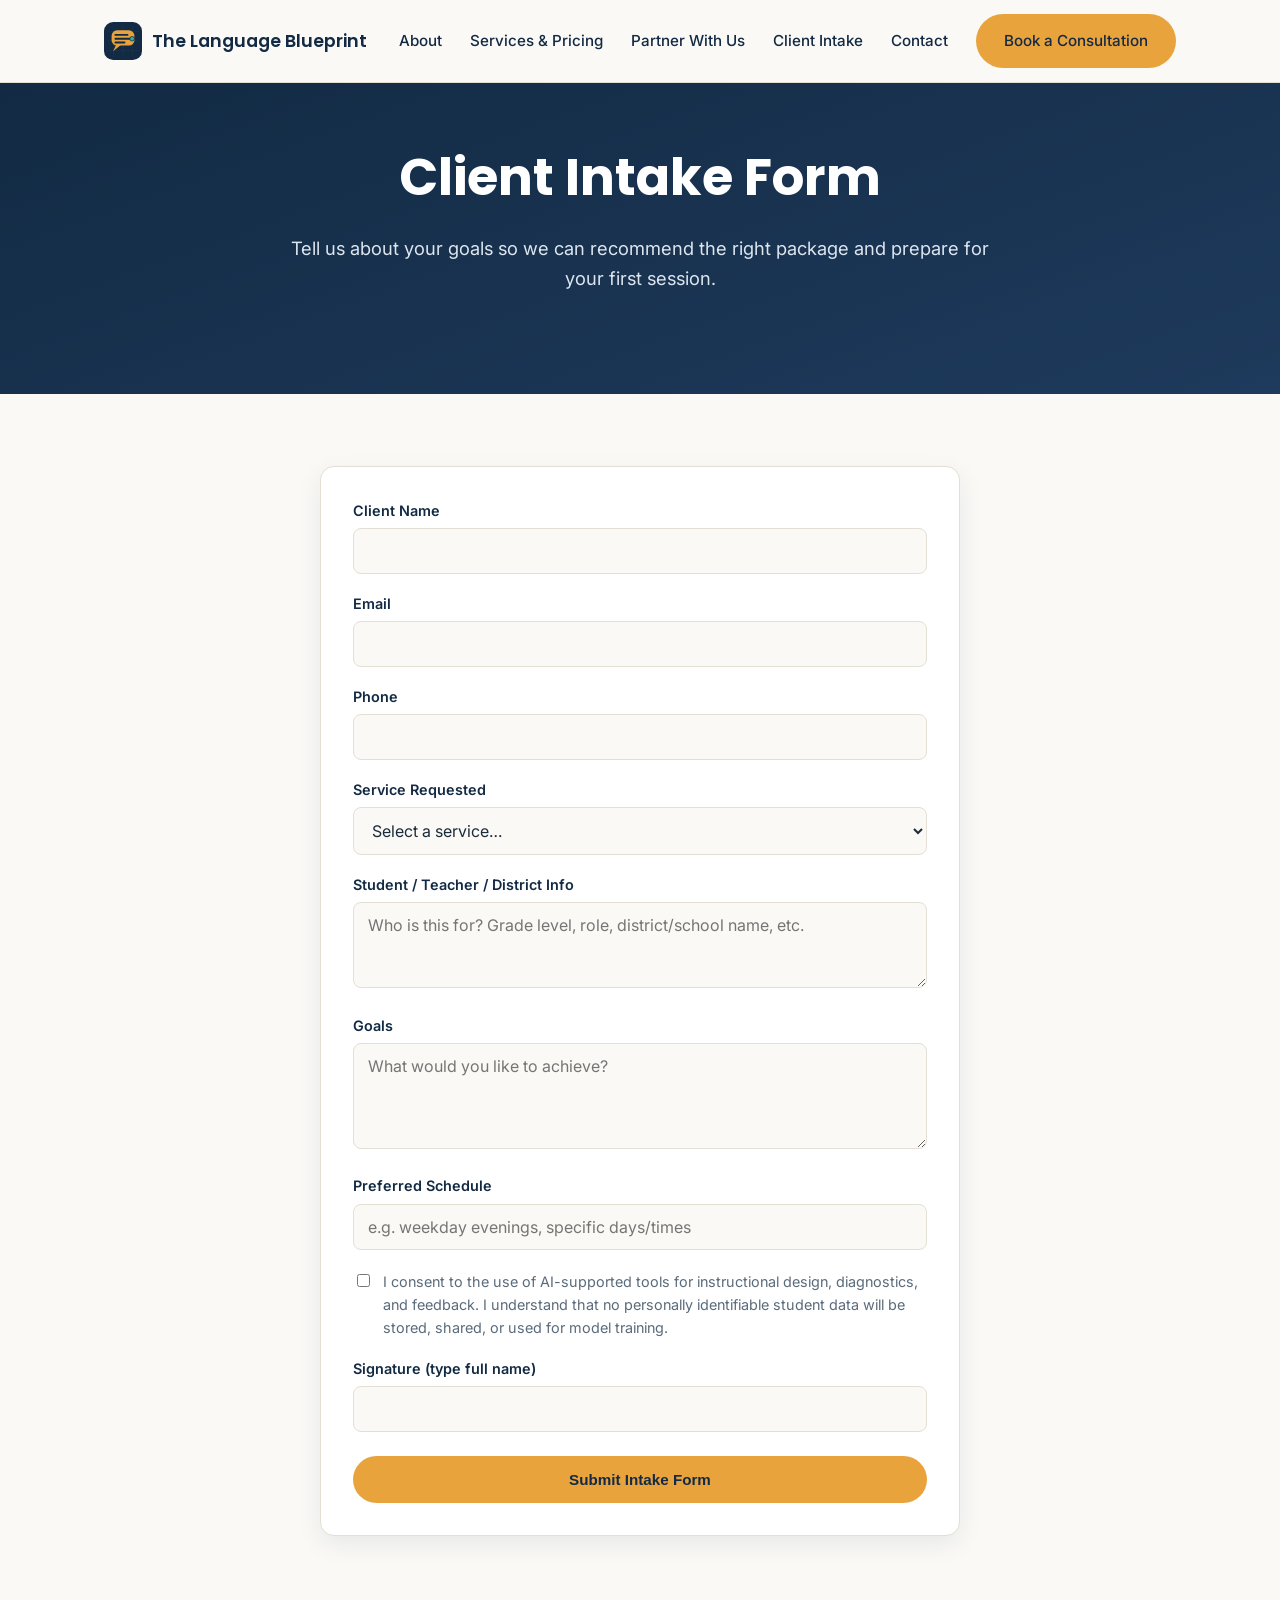
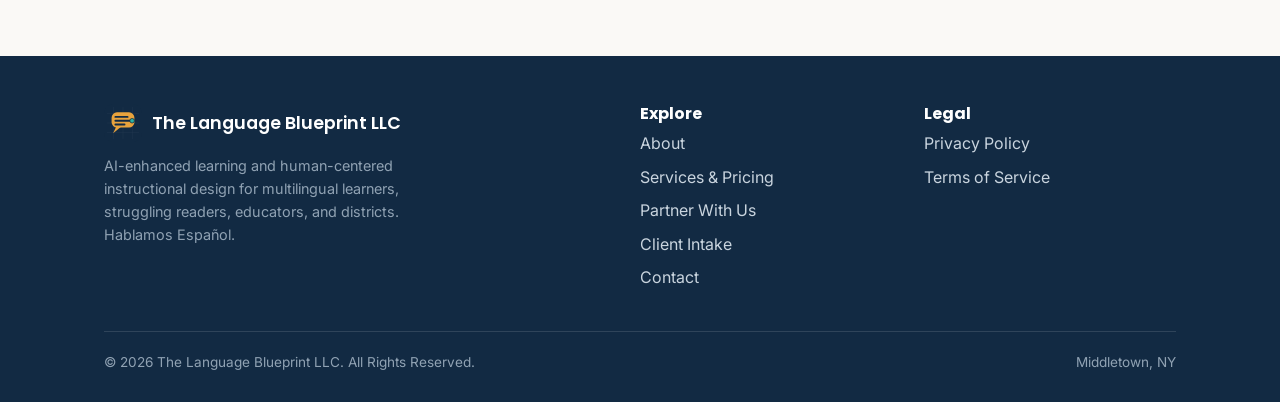
<file: intake.html>
<!doctype html>
<html lang="en">
<head>
<meta charset="UTF-8">
<meta name="viewport" content="width=device-width, initial-scale=1.0">
<title>Client Intake Form | The Language Blueprint LLC</title>
<link rel="icon" type="image/svg+xml" href="assets/favicon.svg">
<link rel="icon" type="image/png" sizes="128x128" href="assets/favicon-128.png">
<link rel="preconnect" href="https://fonts.googleapis.com">
<link href="https://fonts.googleapis.com/css2?family=Inter:wght@400;500;600&family=Poppins:wght@500;600;700&display=swap" rel="stylesheet">
<link rel="stylesheet" href="css/style.css">
</head>
<body>

<header class="site-header">
  <nav class="nav">
    <a href="index.html" class="brand">
      <img src="assets/logo-icon.svg" alt="The Language Blueprint LLC logo">
      The Language Blueprint
    </a>
    <button class="nav-toggle" aria-label="Toggle menu">&#9776;</button>
    <ul class="nav-links">
      <li><a href="about.html">About</a></li>
      <li><a href="services.html">Services &amp; Pricing</a></li>
          <li><a href="partner.html">Partner With Us</a></li>
      <li><a href="intake.html">Client Intake</a></li>
      <li><a href="contact.html">Contact</a></li>
      <li><a href="contact.html#book" class="btn btn-primary">Book a Consultation</a></li>
    </ul>
  </nav>
</header>

<section class="hero" style="padding:64px 0;">
  <div class="container">
    <h1>Client Intake Form</h1>
    <p class="lede">Tell us about your goals so we can recommend the right package and prepare for your first session.</p>
  </div>
</section>

<section>
  <div class="container">
    <!--
      This form submits via Formspree (no backend server required).
      Setup: create a free account at https://formspree.io, create a new form,
      and replace YOUR_FORM_ID below with the ID Formspree gives you.
      Use a SEPARATE Formspree form ID from the general contact form so
      intake submissions are easy to filter.
    -->
    <form class="form-card" action="https://formspree.io/f/xvzekkpg" method="POST">

      <label for="client_name">Client Name</label>
      <input type="text" id="client_name" name="client_name" required>

      <label for="email">Email</label>
      <input type="email" id="email" name="email" required>

      <label for="phone">Phone</label>
      <input type="tel" id="phone" name="phone">

      <label for="service">Service Requested</label>
      <select id="service" name="service" required>
        <option value="">Select a service…</option>
        <option>District Consulting (SLIFE + AI Integration)</option>
        <option>School AI Tool Pilot</option>
        <option>Private Student 12-Week Trajectory — Standard</option>
        <option>Private Student 12-Week Trajectory — Intensive</option>
        <option>SOP &amp; Academic Writing Mentorship</option>
        <option>Teacher Mentorship</option>
        <option>Not sure yet — please advise</option>
      </select>

      <label for="who_for">Student / Teacher / District Info</label>
      <textarea id="who_for" name="who_for" rows="3" placeholder="Who is this for? Grade level, role, district/school name, etc."></textarea>

      <label for="goals">Goals</label>
      <textarea id="goals" name="goals" rows="4" placeholder="What would you like to achieve?" required></textarea>

      <label for="schedule">Preferred Schedule</label>
      <input type="text" id="schedule" name="schedule" placeholder="e.g. weekday evenings, specific days/times">

      <div class="checkbox-row">
        <input type="checkbox" id="ai_consent" name="ai_consent" value="Consented" required>
        <label for="ai_consent">
          I consent to the use of AI-supported tools for instructional design, diagnostics, and feedback.
          I understand that no personally identifiable student data will be stored, shared, or used for model training.
        </label>
      </div>

      <label for="signature">Signature (type full name)</label>
      <input type="text" id="signature" name="signature" required>

      <button type="submit" class="btn btn-primary btn-block" style="margin-top:24px;">Submit Intake Form</button>
    </form>
  </div>
</section>

<footer class="site-footer">
  <div class="container">
    <div class="footer-grid">
      <div>
        <a href="index.html" class="brand" style="color:#fff;">
          <img src="assets/logo-icon.svg" alt="The Language Blueprint LLC logo">
          The Language Blueprint LLC
        </a>
        <p class="small" style="color:#90A2B3; max-width:320px; margin-top:12px;">AI-enhanced learning and human-centered instructional design for multilingual learners, struggling readers, educators, and districts. Hablamos Español.</p>
      </div>
      <div>
        <h4>Explore</h4>
        <ul>
          <li><a href="about.html">About</a></li>
          <li><a href="services.html">Services &amp; Pricing</a></li>
          <li><a href="partner.html">Partner With Us</a></li>
          <li><a href="intake.html">Client Intake</a></li>
          <li><a href="contact.html">Contact</a></li>
        </ul>
      </div>
      <div>
        <h4>Legal</h4>
        <ul>
          <li><a href="privacy-policy.html">Privacy Policy</a></li>
          <li><a href="terms-of-service.html">Terms of Service</a></li>
        </ul>
      </div>
    </div>
    <div class="footer-bottom">
      <span>&copy; <span id="year"></span> The Language Blueprint LLC. All Rights Reserved.</span>
      <span>Middletown, NY</span>
    </div>
  </div>
</footer>

<script src="js/main.js"></script>
</body>
</html>
</file>
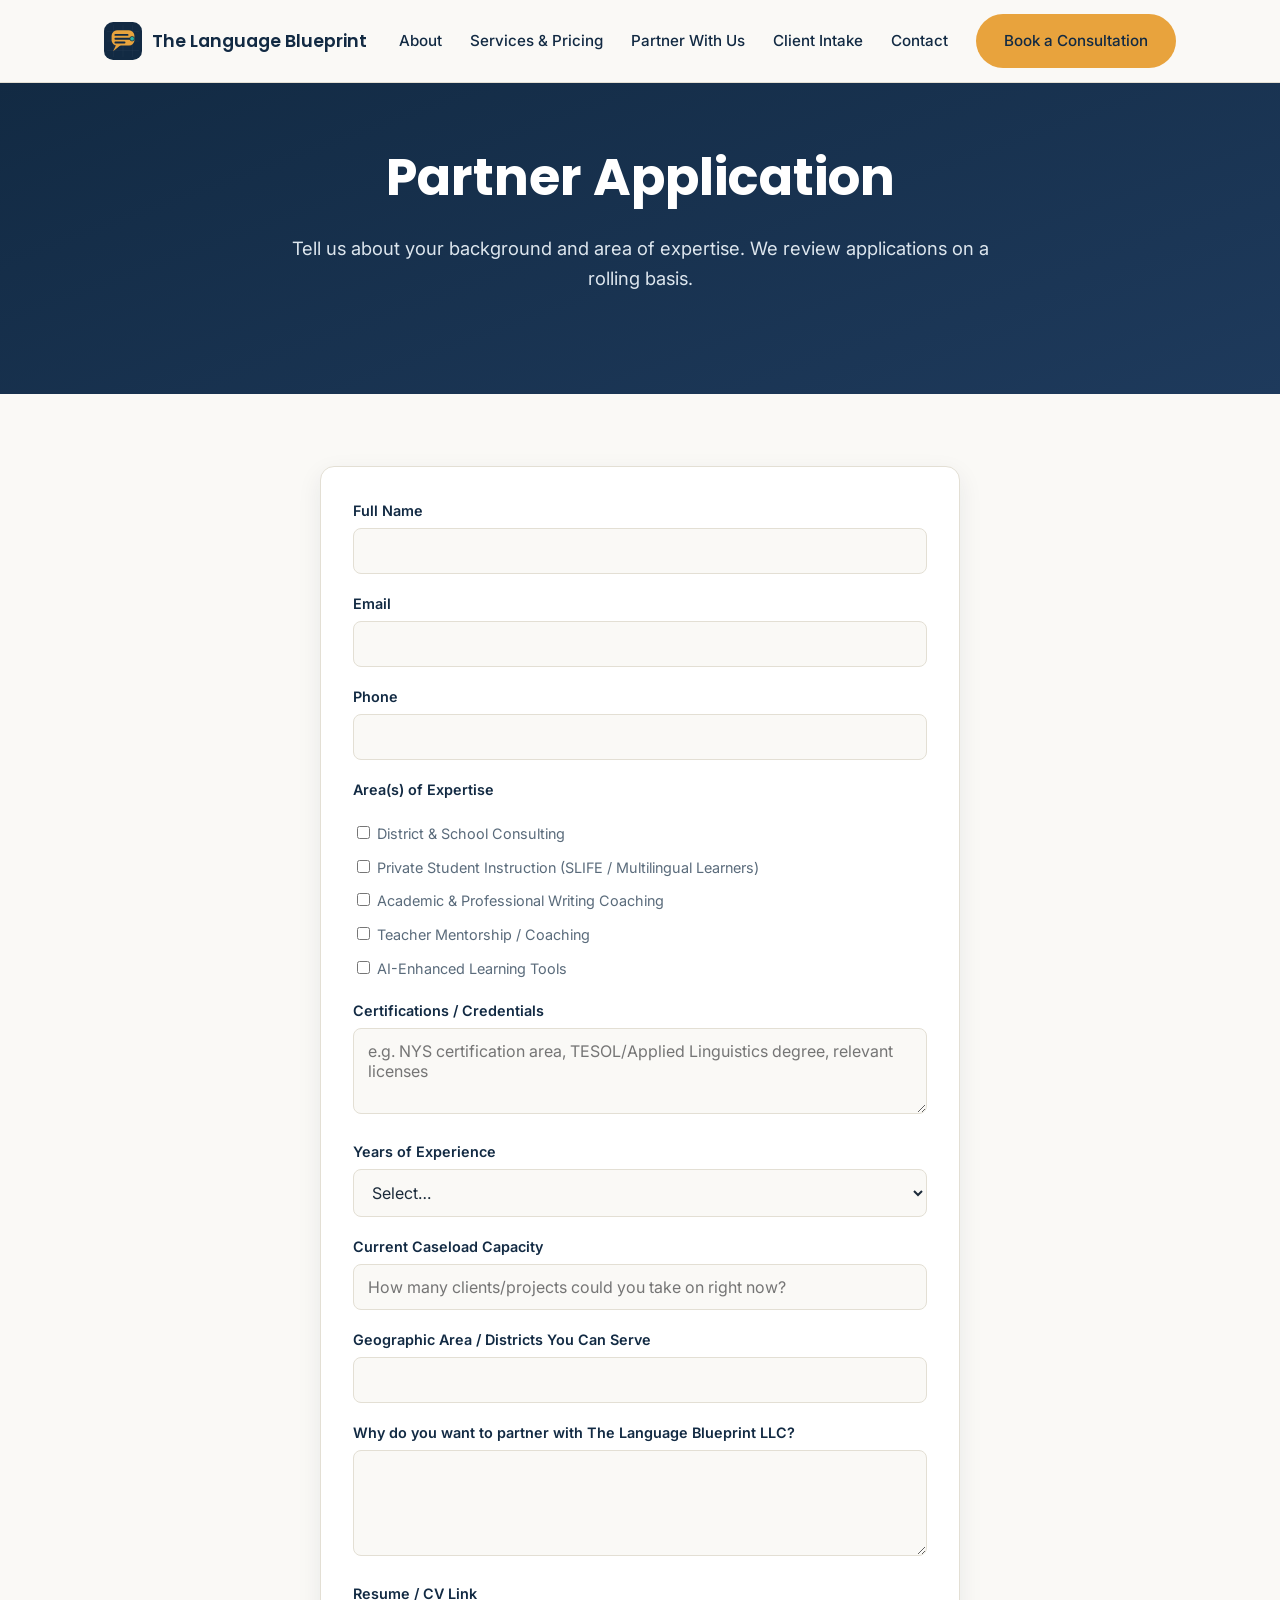
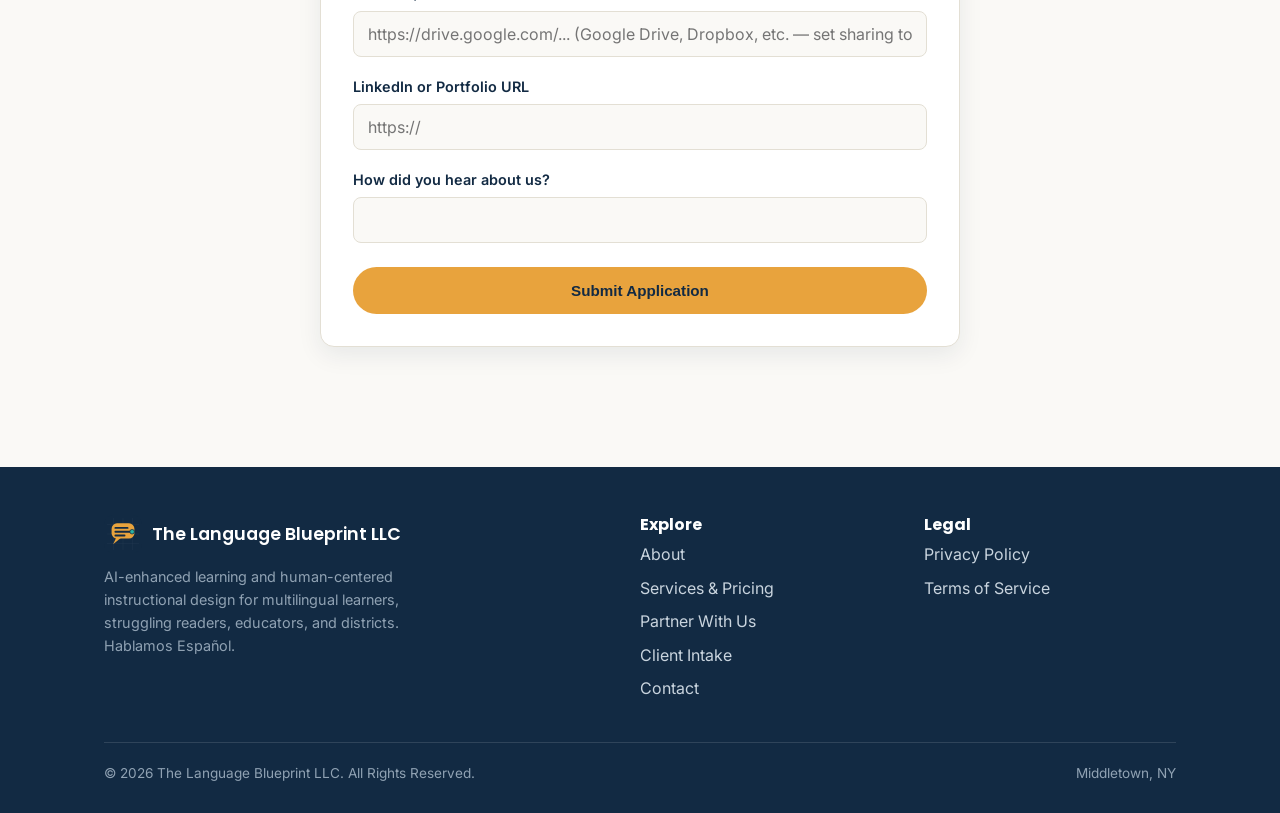
<file: partner-application.html>
<!doctype html>
<html lang="en">
<head>
<meta charset="UTF-8">
<meta name="viewport" content="width=device-width, initial-scale=1.0">
<title>Partner Application | The Language Blueprint LLC</title>
<link rel="icon" type="image/svg+xml" href="assets/favicon.svg">
<link rel="icon" type="image/png" sizes="128x128" href="assets/favicon-128.png">
<link rel="preconnect" href="https://fonts.googleapis.com">
<link href="https://fonts.googleapis.com/css2?family=Inter:wght@400;500;600&family=Poppins:wght@500;600;700&display=swap" rel="stylesheet">
<link rel="stylesheet" href="css/style.css">
</head>
<body>

<header class="site-header">
  <nav class="nav">
    <a href="index.html" class="brand">
      <img src="assets/logo-icon.svg" alt="The Language Blueprint LLC logo">
      The Language Blueprint
    </a>
    <button class="nav-toggle" aria-label="Toggle menu">&#9776;</button>
    <ul class="nav-links">
      <li><a href="about.html">About</a></li>
      <li><a href="services.html">Services &amp; Pricing</a></li>
      <li><a href="partner.html">Partner With Us</a></li>
      <li><a href="intake.html">Client Intake</a></li>
      <li><a href="contact.html">Contact</a></li>
      <li><a href="contact.html#book" class="btn btn-primary">Book a Consultation</a></li>
    </ul>
  </nav>
</header>

<section class="hero" style="padding:64px 0;">
  <div class="container">
    <h1>Partner Application</h1>
    <p class="lede">Tell us about your background and area of expertise. We review applications on a rolling basis.</p>
  </div>
</section>

<section>
  <div class="container">
    <!--
      This form submits via Formspree (no backend server required).
      Setup: create a free account at https://formspree.io, create a new form,
      and replace YOUR_PARTNER_FORM_ID below with the ID Formspree gives you.
      Use a SEPARATE Formspree form ID from the contact/intake forms so
      partner applications are easy to filter.
    -->
    <form class="form-card" action="https://formspree.io/f/mzdnelvl" method="POST">

      <label for="applicant_name">Full Name</label>
      <input type="text" id="applicant_name" name="applicant_name" required>

      <label for="email">Email</label>
      <input type="email" id="email" name="email" required>

      <label for="phone">Phone</label>
      <input type="tel" id="phone" name="phone">

      <label for="expertise">Area(s) of Expertise</label>
      <div class="checkbox-row" style="flex-direction:column; align-items:flex-start; gap:8px;">
        <div><input type="checkbox" id="exp_district" name="expertise[]" value="District & School Consulting"> <label for="exp_district" style="display:inline;">District &amp; School Consulting</label></div>
        <div><input type="checkbox" id="exp_private" name="expertise[]" value="Private Student Instruction (SLIFE / Multilingual Learners)"> <label for="exp_private" style="display:inline;">Private Student Instruction (SLIFE / Multilingual Learners)</label></div>
        <div><input type="checkbox" id="exp_writing" name="expertise[]" value="Academic & Professional Writing Coaching"> <label for="exp_writing" style="display:inline;">Academic &amp; Professional Writing Coaching</label></div>
        <div><input type="checkbox" id="exp_mentorship" name="expertise[]" value="Teacher Mentorship / Coaching"> <label for="exp_mentorship" style="display:inline;">Teacher Mentorship / Coaching</label></div>
        <div><input type="checkbox" id="exp_ai" name="expertise[]" value="AI-Enhanced Learning Tools"> <label for="exp_ai" style="display:inline;">AI-Enhanced Learning Tools</label></div>
      </div>

      <label for="credentials">Certifications / Credentials</label>
      <textarea id="credentials" name="credentials" rows="3" placeholder="e.g. NYS certification area, TESOL/Applied Linguistics degree, relevant licenses"></textarea>

      <label for="experience">Years of Experience</label>
      <select id="experience" name="experience">
        <option value="">Select…</option>
        <option>0–2 years</option>
        <option>3–5 years</option>
        <option>6–10 years</option>
        <option>10+ years</option>
      </select>

      <label for="caseload">Current Caseload Capacity</label>
      <input type="text" id="caseload" name="caseload" placeholder="How many clients/projects could you take on right now?">

      <label for="area">Geographic Area / Districts You Can Serve</label>
      <input type="text" id="area" name="area">

      <label for="why">Why do you want to partner with The Language Blueprint LLC?</label>
      <textarea id="why" name="why" rows="4" required></textarea>

      <label for="resume">Resume / CV Link</label>
      <input type="url" id="resume" name="resume" placeholder="https://drive.google.com/... (Google Drive, Dropbox, etc. — set sharing to 'Anyone with the link')">

      <label for="portfolio">LinkedIn or Portfolio URL</label>
      <input type="url" id="portfolio" name="portfolio" placeholder="https://">

      <label for="referral">How did you hear about us?</label>
      <input type="text" id="referral" name="referral">

      <button type="submit" class="btn btn-primary btn-block" style="margin-top:24px;">Submit Application</button>
    </form>
  </div>
</section>

<footer class="site-footer">
  <div class="container">
    <div class="footer-grid">
      <div>
        <a href="index.html" class="brand" style="color:#fff;">
          <img src="assets/logo-icon.svg" alt="The Language Blueprint LLC logo">
          The Language Blueprint LLC
        </a>
        <p class="small" style="color:#90A2B3; max-width:320px; margin-top:12px;">AI-enhanced learning and human-centered instructional design for multilingual learners, struggling readers, educators, and districts. Hablamos Español.</p>
      </div>
      <div>
        <h4>Explore</h4>
        <ul>
          <li><a href="about.html">About</a></li>
          <li><a href="services.html">Services &amp; Pricing</a></li>
          <li><a href="partner.html">Partner With Us</a></li>
          <li><a href="intake.html">Client Intake</a></li>
          <li><a href="contact.html">Contact</a></li>
        </ul>
      </div>
      <div>
        <h4>Legal</h4>
        <ul>
          <li><a href="privacy-policy.html">Privacy Policy</a></li>
          <li><a href="terms-of-service.html">Terms of Service</a></li>
        </ul>
      </div>
    </div>
    <div class="footer-bottom">
      <span>&copy; <span id="year"></span> The Language Blueprint LLC. All Rights Reserved.</span>
      <span>Middletown, NY</span>
    </div>
  </div>
</footer>

<script src="js/main.js"></script>
</body>
</html>
</file>
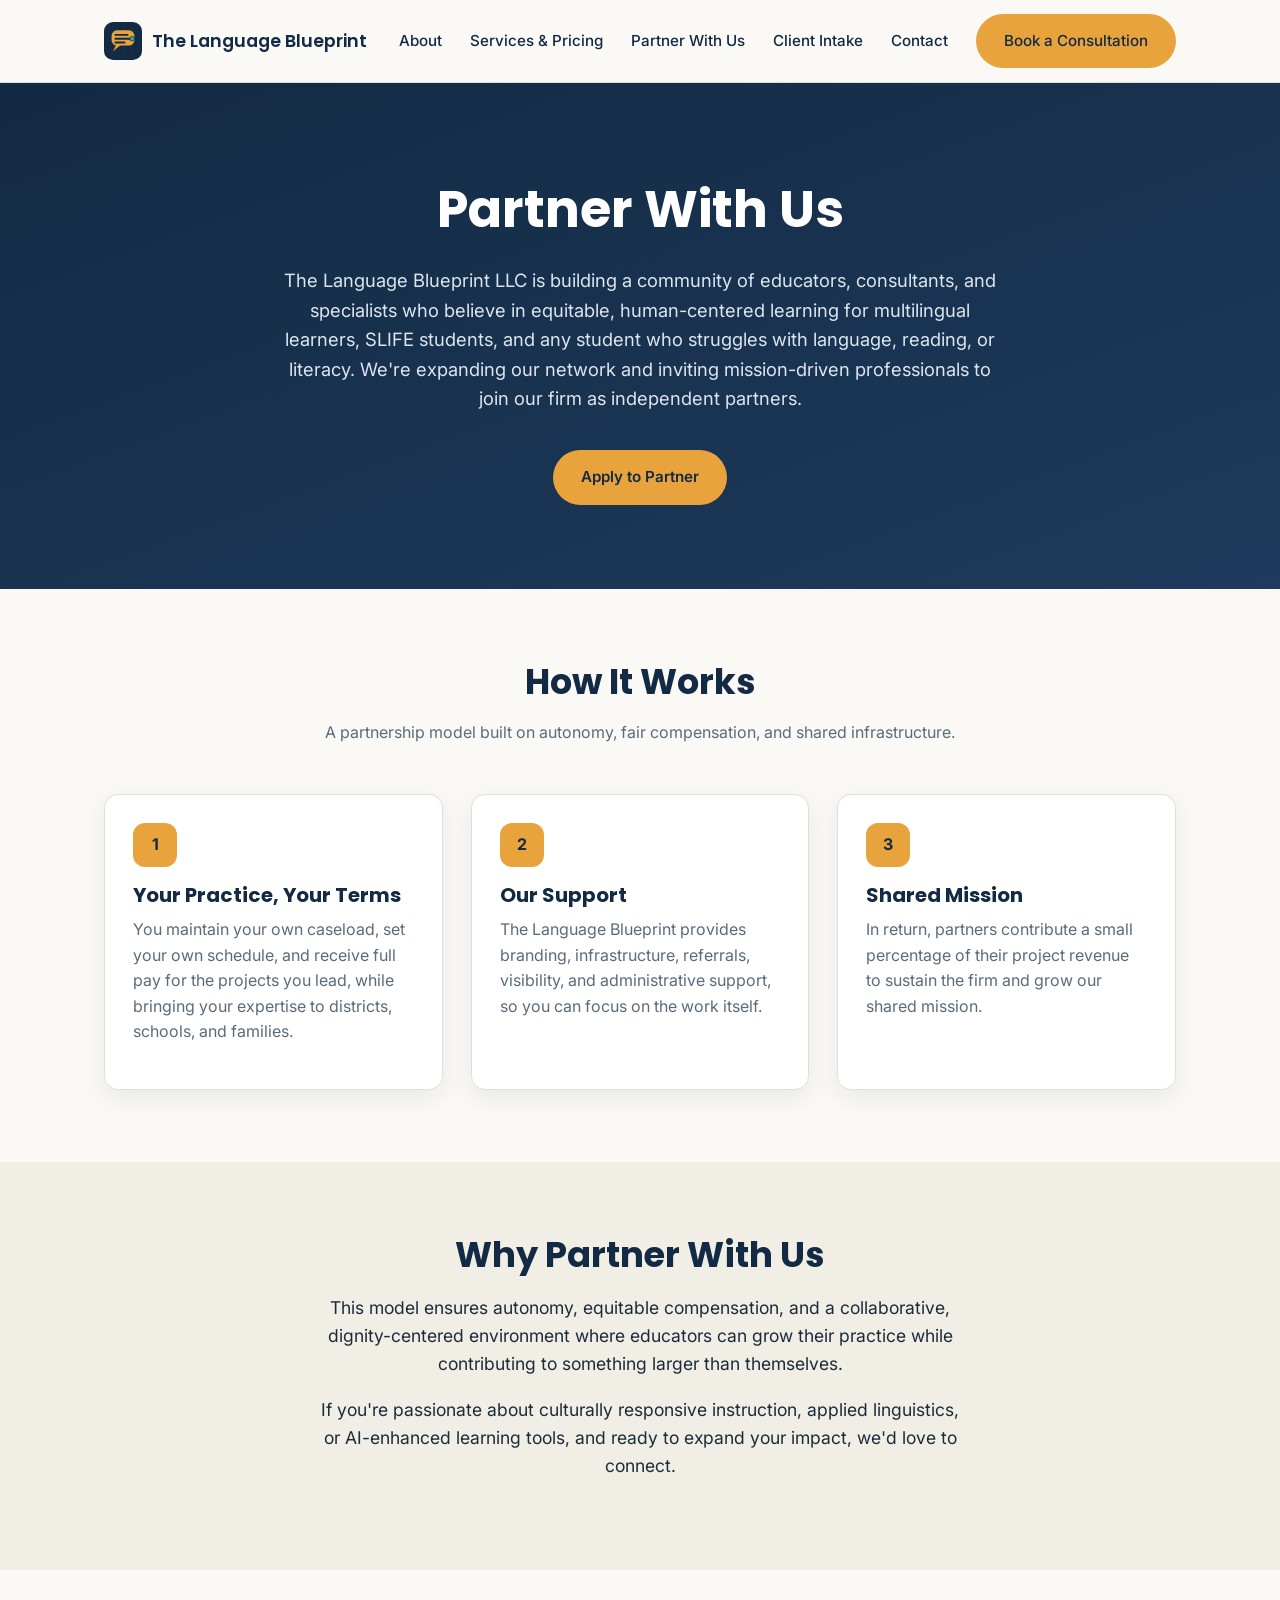
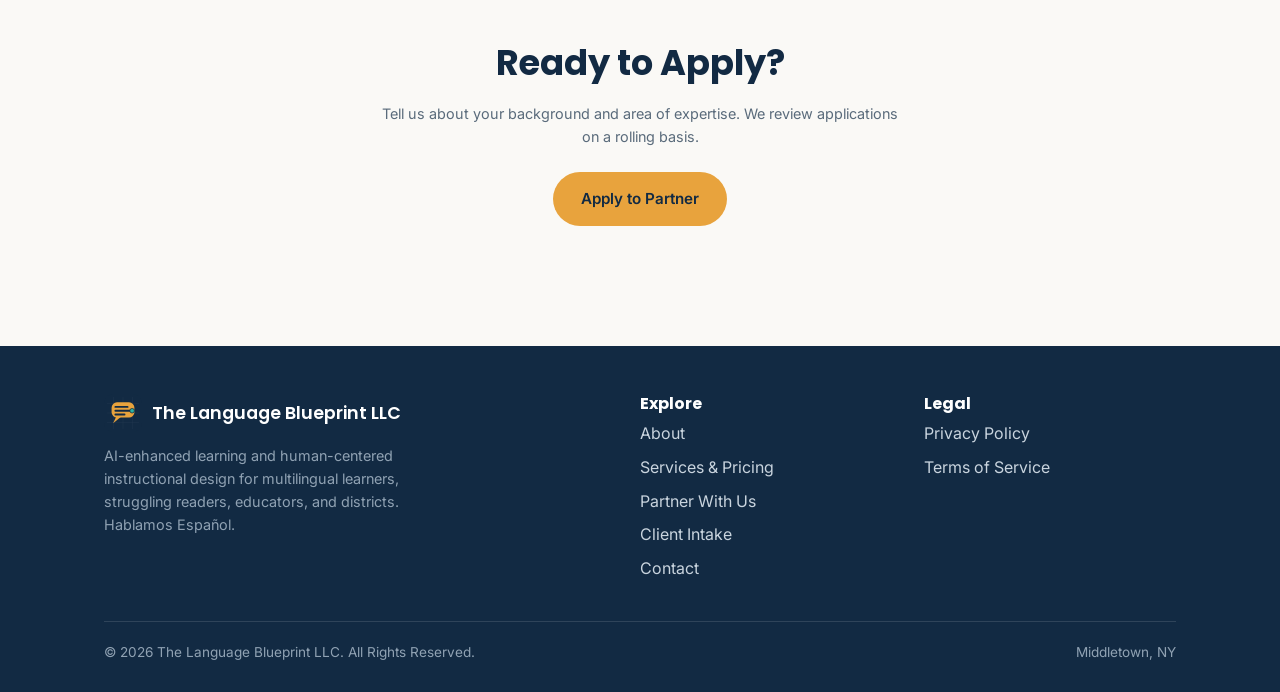
<file: partner.html>
<!doctype html>
<html lang="en">
<head>
<meta charset="UTF-8">
<meta name="viewport" content="width=device-width, initial-scale=1.0">
<title>Partner With Us | The Language Blueprint LLC</title>
<meta name="description" content="Join The Language Blueprint LLC's network of independent educators, consultants, and specialists supporting multilingual learners, SLIFE students, and struggling readers.">
<link rel="icon" type="image/svg+xml" href="assets/favicon.svg">
<link rel="icon" type="image/png" sizes="128x128" href="assets/favicon-128.png">
<link rel="preconnect" href="https://fonts.googleapis.com">
<link href="https://fonts.googleapis.com/css2?family=Inter:wght@400;500;600&family=Poppins:wght@500;600;700&display=swap" rel="stylesheet">
<link rel="stylesheet" href="css/style.css">
</head>
<body>

<header class="site-header">
  <nav class="nav">
    <a href="index.html" class="brand">
      <img src="assets/logo-icon.svg" alt="The Language Blueprint LLC logo">
      The Language Blueprint
    </a>
    <button class="nav-toggle" aria-label="Toggle menu">&#9776;</button>
    <ul class="nav-links">
      <li><a href="about.html">About</a></li>
      <li><a href="services.html">Services &amp; Pricing</a></li>
      <li><a href="partner.html">Partner With Us</a></li>
      <li><a href="intake.html">Client Intake</a></li>
      <li><a href="contact.html">Contact</a></li>
      <li><a href="contact.html#book" class="btn btn-primary">Book a Consultation</a></li>
    </ul>
  </nav>
</header>

<section class="hero">
  <div class="container" style="max-width:760px;">
    <h1>Partner With Us</h1>
    <p class="lede">The Language Blueprint LLC is building a community of educators, consultants, and specialists who believe in equitable, human-centered learning for multilingual learners, SLIFE students, and any student who struggles with language, reading, or literacy. We're expanding our network and inviting mission-driven professionals to join our firm as independent partners.</p>
    <div class="hero-ctas">
      <a href="#apply" class="btn btn-primary">Apply to Partner</a>
    </div>
  </div>
</section>

<section>
  <div class="container">
    <div class="section-head">
      <h2>How It Works</h2>
      <p>A partnership model built on autonomy, fair compensation, and shared infrastructure.</p>
    </div>
    <div class="grid">
      <div class="card">
        <div class="icon-badge">1</div>
        <h3>Your Practice, Your Terms</h3>
        <p style="color:var(--muted);">You maintain your own caseload, set your own schedule, and receive full pay for the projects you lead, while bringing your expertise to districts, schools, and families.</p>
      </div>
      <div class="card">
        <div class="icon-badge">2</div>
        <h3>Our Support</h3>
        <p style="color:var(--muted);">The Language Blueprint provides branding, infrastructure, referrals, visibility, and administrative support, so you can focus on the work itself.</p>
      </div>
      <div class="card">
        <div class="icon-badge">3</div>
        <h3>Shared Mission</h3>
        <p style="color:var(--muted);">In return, partners contribute a small percentage of their project revenue to sustain the firm and grow our shared mission.</p>
      </div>
    </div>
  </div>
</section>

<section class="alt">
  <div class="container text-center" style="max-width:700px; margin:0 auto;">
    <h2>Why Partner With Us</h2>
    <p style="font-size:1.1rem;">This model ensures autonomy, equitable compensation, and a collaborative, dignity-centered environment where educators can grow their practice while contributing to something larger than themselves.</p>
    <p style="font-size:1.1rem;">If you're passionate about culturally responsive instruction, applied linguistics, or AI-enhanced learning tools, and ready to expand your impact, we'd love to connect.</p>
  </div>
</section>

<section id="apply">
  <div class="container text-center">
    <h2>Ready to Apply?</h2>
    <p class="small" style="max-width:520px;margin:0 auto 24px;">Tell us about your background and area of expertise. We review applications on a rolling basis.</p>
    <a href="partner-application.html" class="btn btn-primary">Apply to Partner</a>
  </div>
</section>

<footer class="site-footer">
  <div class="container">
    <div class="footer-grid">
      <div>
        <a href="index.html" class="brand" style="color:#fff;">
          <img src="assets/logo-icon.svg" alt="The Language Blueprint LLC logo">
          The Language Blueprint LLC
        </a>
        <p class="small" style="color:#90A2B3; max-width:320px; margin-top:12px;">AI-enhanced learning and human-centered instructional design for multilingual learners, struggling readers, educators, and districts. Hablamos Español.</p>
      </div>
      <div>
        <h4>Explore</h4>
        <ul>
          <li><a href="about.html">About</a></li>
          <li><a href="services.html">Services &amp; Pricing</a></li>
          <li><a href="partner.html">Partner With Us</a></li>
          <li><a href="intake.html">Client Intake</a></li>
          <li><a href="contact.html">Contact</a></li>
        </ul>
      </div>
      <div>
        <h4>Legal</h4>
        <ul>
          <li><a href="privacy-policy.html">Privacy Policy</a></li>
          <li><a href="terms-of-service.html">Terms of Service</a></li>
        </ul>
      </div>
    </div>
    <div class="footer-bottom">
      <span>&copy; <span id="year"></span> The Language Blueprint LLC. All Rights Reserved.</span>
      <span>Middletown, NY</span>
    </div>
  </div>
</footer>

<script src="js/main.js"></script>
</body>
</html>
</file>
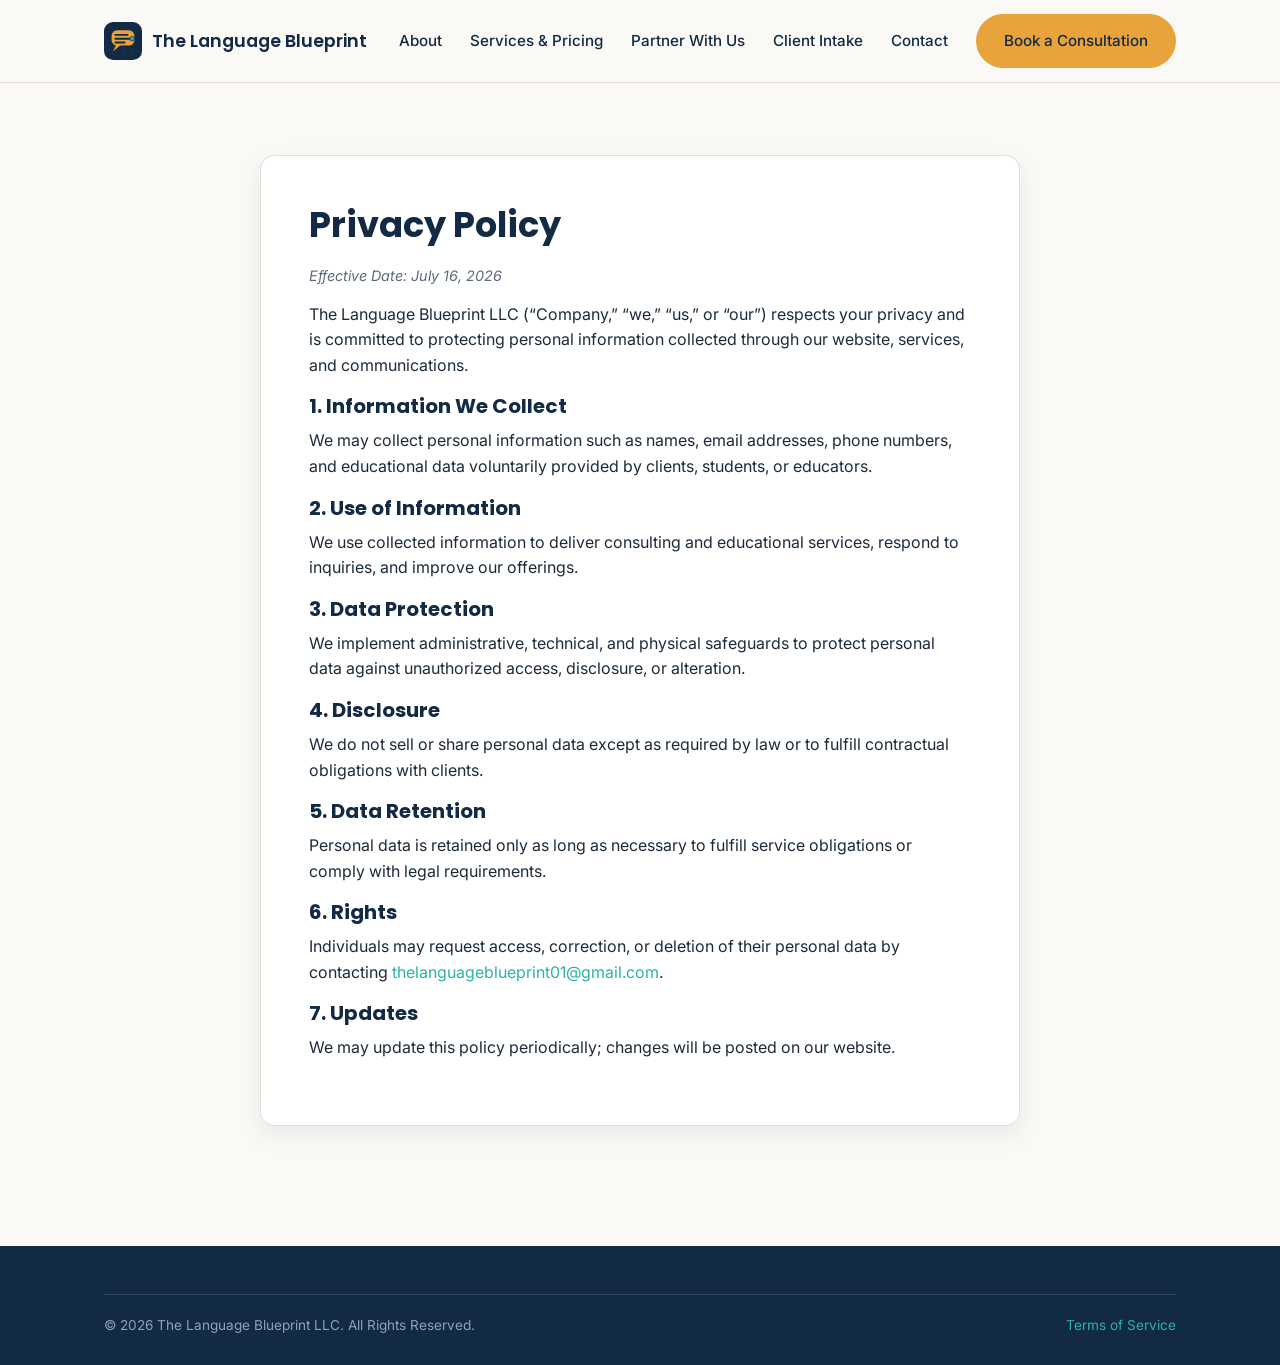
<file: privacy-policy.html>
<!doctype html>
<html lang="en">
<head>
<meta charset="UTF-8">
<meta name="viewport" content="width=device-width, initial-scale=1.0">
<title>Privacy Policy | The Language Blueprint LLC</title>
<link rel="icon" type="image/svg+xml" href="assets/favicon.svg">
<link rel="icon" type="image/png" sizes="128x128" href="assets/favicon-128.png">
<link rel="preconnect" href="https://fonts.googleapis.com">
<link href="https://fonts.googleapis.com/css2?family=Inter:wght@400;500;600&family=Poppins:wght@500;600;700&display=swap" rel="stylesheet">
<link rel="stylesheet" href="css/style.css">
</head>
<body>

<header class="site-header">
  <nav class="nav">
    <a href="index.html" class="brand">
      <img src="assets/logo-icon.svg" alt="The Language Blueprint LLC logo">
      The Language Blueprint
    </a>
    <button class="nav-toggle" aria-label="Toggle menu">&#9776;</button>
    <ul class="nav-links">
      <li><a href="about.html">About</a></li>
      <li><a href="services.html">Services &amp; Pricing</a></li>
          <li><a href="partner.html">Partner With Us</a></li>
      <li><a href="intake.html">Client Intake</a></li>
      <li><a href="contact.html">Contact</a></li>
      <li><a href="contact.html#book" class="btn btn-primary">Book a Consultation</a></li>
    </ul>
  </nav>
</header>

<section>
  <div class="container">
    <div class="legal-doc">
      <h2>Privacy Policy</h2>
      <p class="small"><em>Effective Date: July 16, 2026</em></p>

      <p>The Language Blueprint LLC (&ldquo;Company,&rdquo; &ldquo;we,&rdquo; &ldquo;us,&rdquo; or &ldquo;our&rdquo;) respects your privacy and is committed to protecting personal information collected through our website, services, and communications.</p>

      <h3>1. Information We Collect</h3>
      <p>We may collect personal information such as names, email addresses, phone numbers, and educational data voluntarily provided by clients, students, or educators.</p>

      <h3>2. Use of Information</h3>
      <p>We use collected information to deliver consulting and educational services, respond to inquiries, and improve our offerings.</p>

      <h3>3. Data Protection</h3>
      <p>We implement administrative, technical, and physical safeguards to protect personal data against unauthorized access, disclosure, or alteration.</p>

      <h3>4. Disclosure</h3>
      <p>We do not sell or share personal data except as required by law or to fulfill contractual obligations with clients.</p>

      <h3>5. Data Retention</h3>
      <p>Personal data is retained only as long as necessary to fulfill service obligations or comply with legal requirements.</p>

      <h3>6. Rights</h3>
      <p>Individuals may request access, correction, or deletion of their personal data by contacting <a href="mailto:thelanguageblueprint01@gmail.com">thelanguageblueprint01@gmail.com</a>.</p>

      <h3>7. Updates</h3>
      <p>We may update this policy periodically; changes will be posted on our website.</p>
    </div>
  </div>
</section>

<footer class="site-footer">
  <div class="container">
    <div class="footer-bottom">
      <span>&copy; <span id="year"></span> The Language Blueprint LLC. All Rights Reserved.</span>
      <span><a href="terms-of-service.html">Terms of Service</a></span>
    </div>
  </div>
</footer>

<script src="js/main.js"></script>
</body>
</html>
</file>
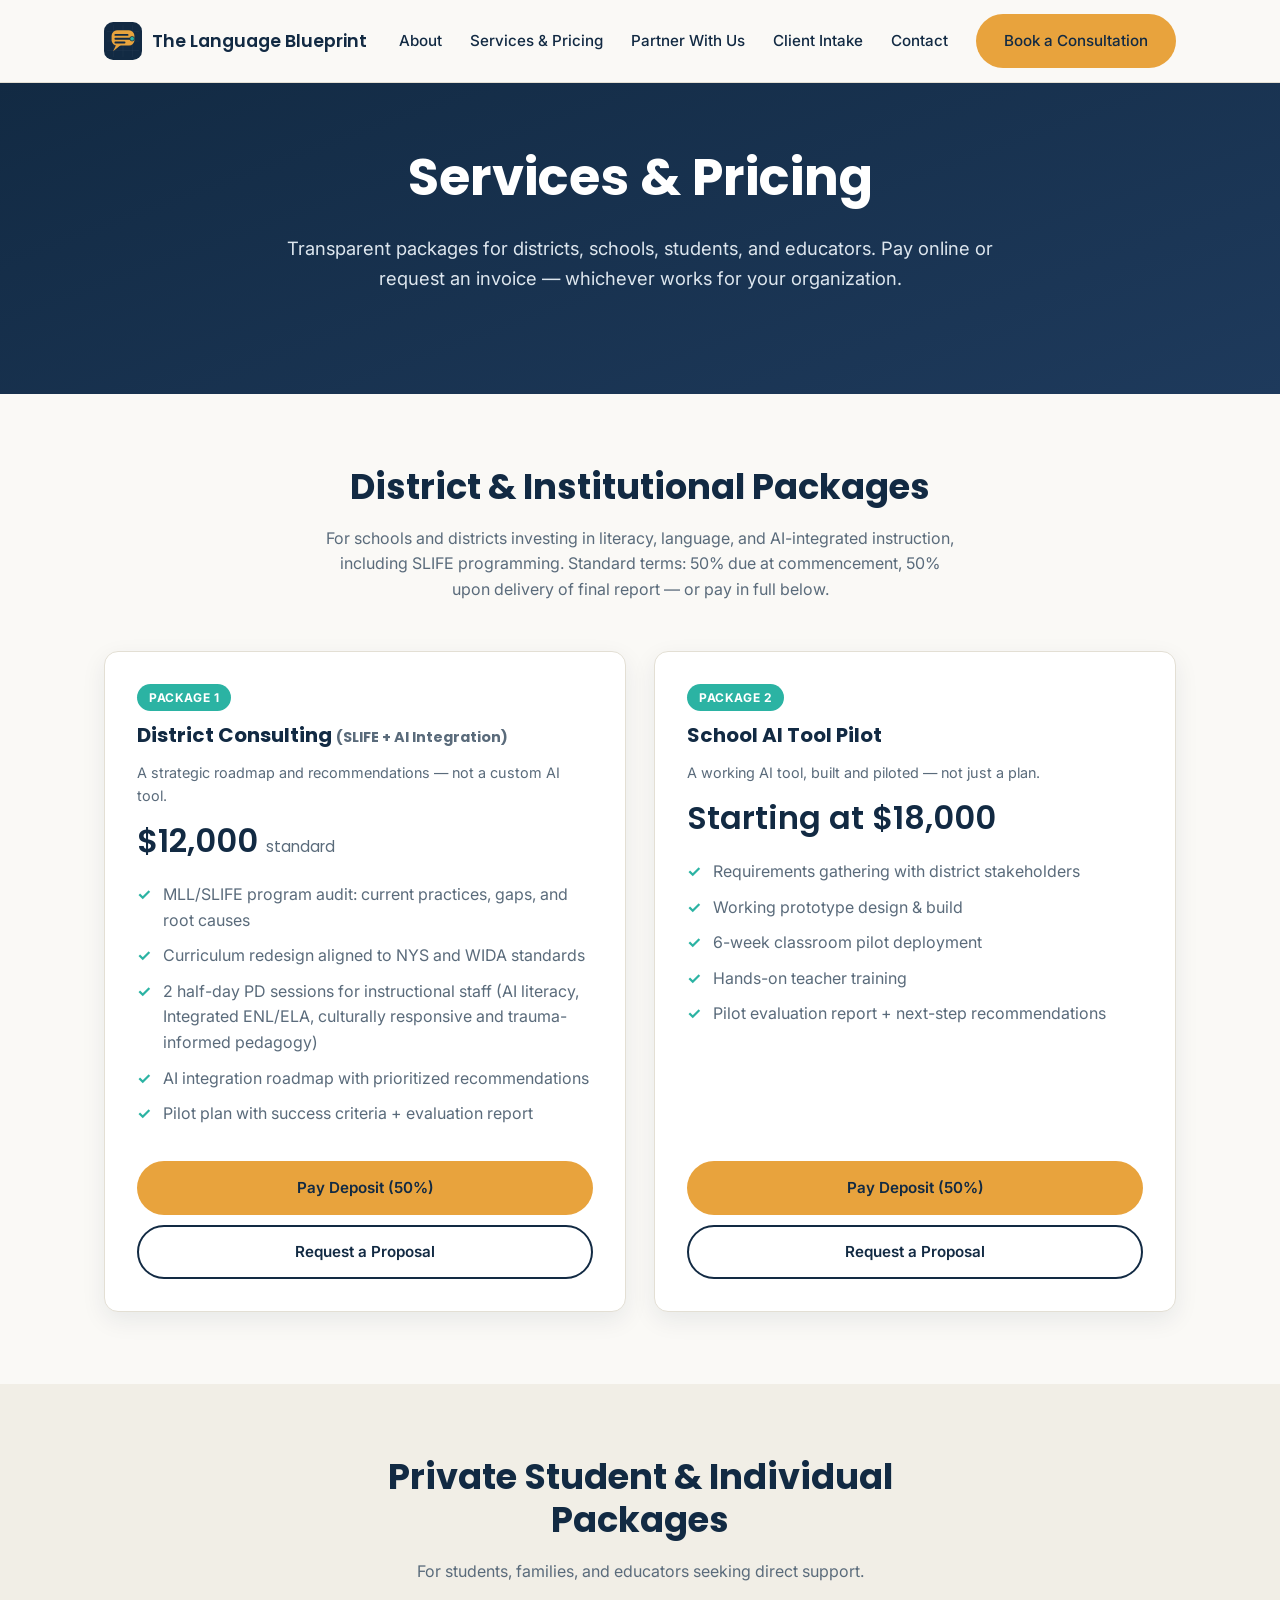
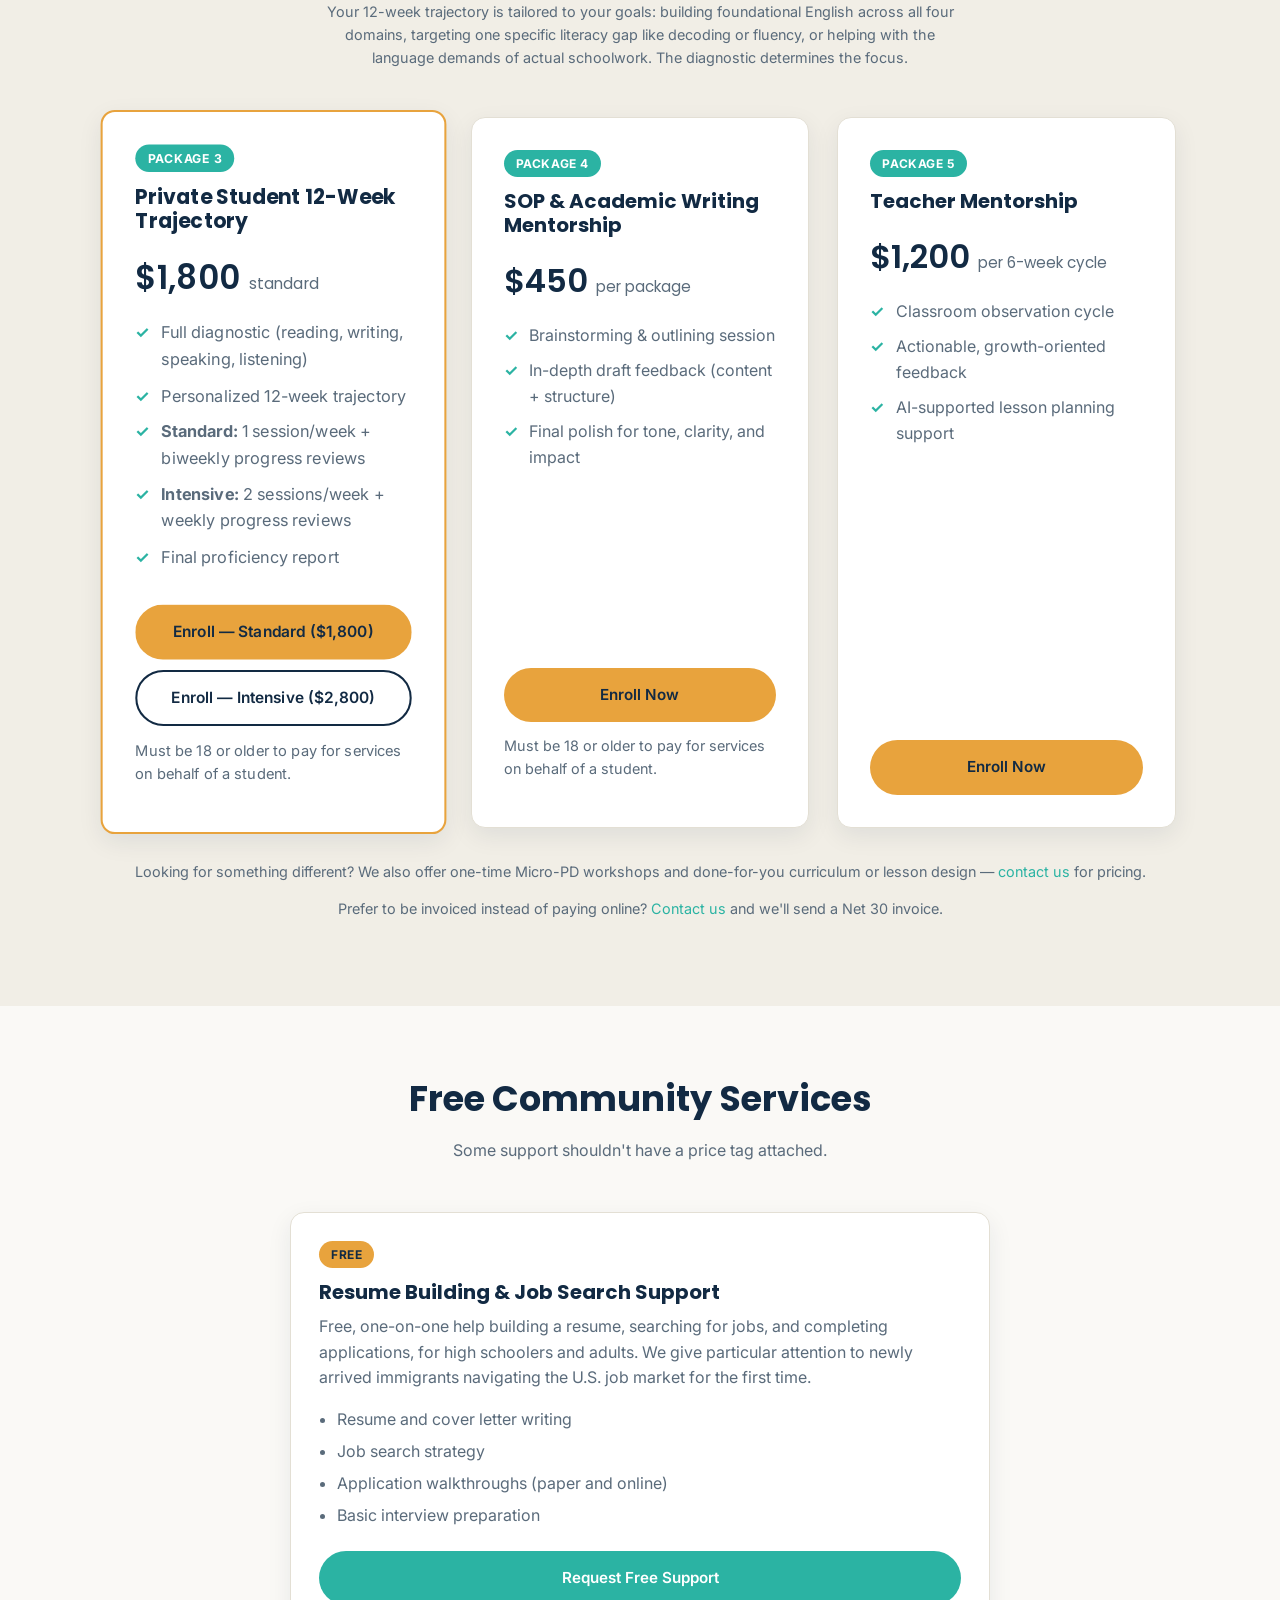
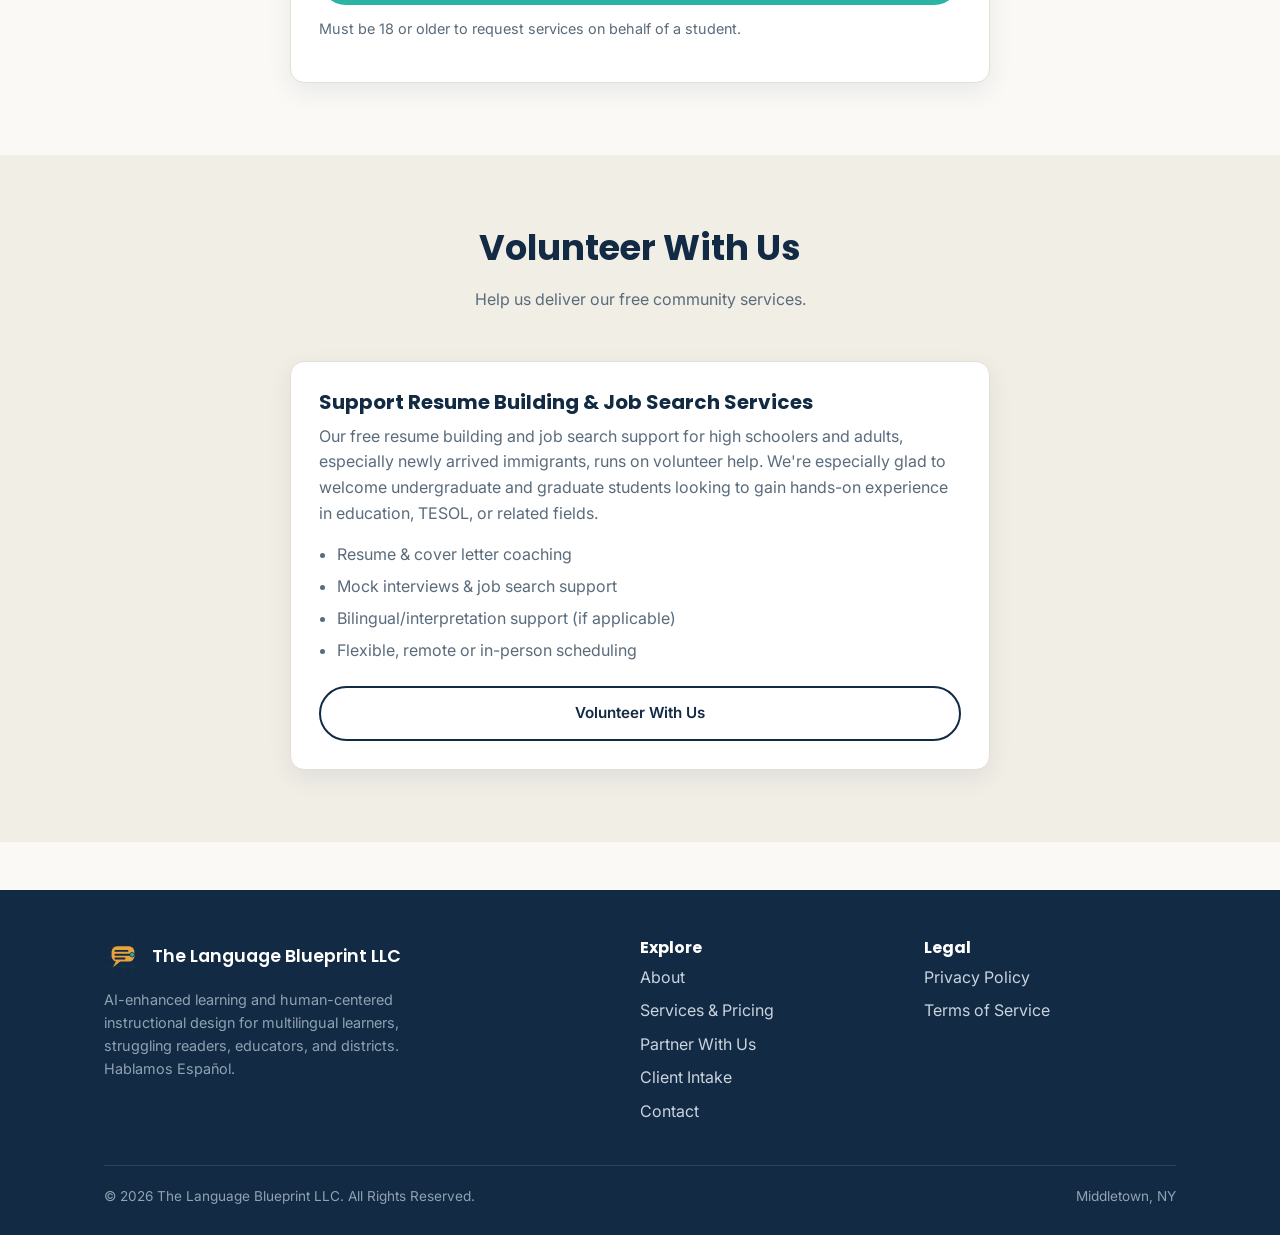
<file: services.html>
<!doctype html>
<html lang="en">
<head>
<meta charset="UTF-8">
<meta name="viewport" content="width=device-width, initial-scale=1.0">
<title>Services &amp; Pricing | The Language Blueprint LLC</title>
<meta name="description" content="District consulting, private student packages, academic writing mentorship, and teacher mentorship — with transparent pricing.">
<link rel="icon" type="image/svg+xml" href="assets/favicon.svg">
<link rel="icon" type="image/png" sizes="128x128" href="assets/favicon-128.png">
<link rel="preconnect" href="https://fonts.googleapis.com">
<link href="https://fonts.googleapis.com/css2?family=Inter:wght@400;500;600&family=Poppins:wght@500;600;700&display=swap" rel="stylesheet">
<link rel="stylesheet" href="css/style.css">
</head>
<body>

<header class="site-header">
  <nav class="nav">
    <a href="index.html" class="brand">
      <img src="assets/logo-icon.svg" alt="The Language Blueprint LLC logo">
      The Language Blueprint
    </a>
    <button class="nav-toggle" aria-label="Toggle menu">&#9776;</button>
    <ul class="nav-links">
      <li><a href="about.html">About</a></li>
      <li><a href="services.html">Services &amp; Pricing</a></li>
          <li><a href="partner.html">Partner With Us</a></li>
      <li><a href="intake.html">Client Intake</a></li>
      <li><a href="contact.html">Contact</a></li>
      <li><a href="contact.html#book" class="btn btn-primary">Book a Consultation</a></li>
    </ul>
  </nav>
</header>

<section class="hero" style="padding:64px 0;">
  <div class="container">
    <h1>Services &amp; Pricing</h1>
    <p class="lede">Transparent packages for districts, schools, students, and educators. Pay online or request an invoice — whichever works for your organization.</p>
  </div>
</section>

<section>
  <div class="container">
    <div class="section-head">
      <h2>District &amp; Institutional Packages</h2>
      <p>For schools and districts investing in literacy, language, and AI-integrated instruction, including SLIFE programming. Standard terms: 50% due at commencement, 50% upon delivery of final report — or pay in full below.</p>
    </div>
    <div class="grid" style="grid-template-columns: repeat(auto-fit, minmax(300px,1fr));">

      <div class="price-card">
        <span class="badge">Package 1</span>
        <h3>District Consulting <span class="small">(SLIFE + AI Integration)</span></h3>
        <p class="small" style="color:var(--muted); margin:4px 0 0;">A strategic roadmap and recommendations — not a custom AI tool.</p>
        <div class="fee">$12,000 <span>standard</span></div>
        <ul>
          <li>MLL/SLIFE program audit: current practices, gaps, and root causes</li>
          <li>Curriculum redesign aligned to NYS and WIDA standards</li>
          <li>2 half-day PD sessions for instructional staff (AI literacy, Integrated ENL/ELA, culturally responsive and trauma-informed pedagogy)</li>
          <li>AI integration roadmap with prioritized recommendations</li>
          <li>Pilot plan with success criteria + evaluation report</li>
        </ul>
        <!-- Replace with your Stripe Payment Link for this package -->
        <a href="https://buy.stripe.com/bJeaEW2JpcUm8Xve3I8N200" class="btn btn-primary btn-block">Pay Deposit (50%)</a>
        <a href="contact.html#book" class="btn btn-outline btn-block" style="margin-top:10px;">Request a Proposal</a>
      </div>

      <div class="price-card">
        <span class="badge">Package 2</span>
        <h3>School AI Tool Pilot</h3>
        <p class="small" style="color:var(--muted); margin:4px 0 0;">A working AI tool, built and piloted — not just a plan.</p>
        <div class="fee">Starting at $18,000</div>
        <ul>
          <li>Requirements gathering with district stakeholders</li>
          <li>Working prototype design &amp; build</li>
          <li>6-week classroom pilot deployment</li>
          <li>Hands-on teacher training</li>
          <li>Pilot evaluation report + next-step recommendations</li>
        </ul>
        <!-- Replace with your Stripe Payment Link for this package -->
        <a href="https://buy.stripe.com/00wdR8gAf8E60qZ2l08N201" class="btn btn-primary btn-block">Pay Deposit (50%)</a>
        <a href="contact.html#book" class="btn btn-outline btn-block" style="margin-top:10px;">Request a Proposal</a>
      </div>

    </div>
  </div>
</section>

<section class="alt">
  <div class="container">
    <div class="section-head">
      <h2>Private Student &amp; Individual Packages</h2>
      <p>For students, families, and educators seeking direct support.</p>
      <p class="small" style="max-width:640px; margin:16px auto 0;">Your 12-week trajectory is tailored to your goals: building foundational English across all four domains, targeting one specific literacy gap like decoding or fluency, or helping with the language demands of actual schoolwork. The diagnostic determines the focus.</p>
    </div>
    <div class="grid" style="grid-template-columns: repeat(auto-fit, minmax(280px,1fr));">

      <div class="price-card featured">
        <span class="badge">Package 3</span>
        <h3>Private Student 12-Week Trajectory</h3>
        <div class="fee">$1,800 <span>standard</span></div>
        <ul>
          <li>Full diagnostic (reading, writing, speaking, listening)</li>
          <li>Personalized 12-week trajectory</li>
          <li><strong>Standard:</strong> 1 session/week + biweekly progress reviews</li>
          <li><strong>Intensive:</strong> 2 sessions/week + weekly progress reviews</li>
          <li>Final proficiency report</li>
        </ul>
        <!-- Replace with your Stripe Payment Link: Standard tier -->
        <a href="https://buy.stripe.com/00wdR8bfV2fI1v3cZE8N202" class="btn btn-primary btn-block">Enroll — Standard ($1,800)</a>
        <!-- Replace with your Stripe Payment Link: Intensive tier -->
        <a href="https://buy.stripe.com/8x29AS2Jp6vY1v39Ns8N203" class="btn btn-outline btn-block" style="margin-top:10px;">Enroll — Intensive ($2,800)</a>
        <p class="small" style="margin-top:12px;">Must be 18 or older to pay for services on behalf of a student.</p>
      </div>

      <div class="price-card">
        <span class="badge">Package 4</span>
        <h3>SOP &amp; Academic Writing Mentorship</h3>
        <div class="fee">$450 <span>per package</span></div>
        <ul>
          <li>Brainstorming &amp; outlining session</li>
          <li>In-depth draft feedback (content + structure)</li>
          <li>Final polish for tone, clarity, and impact</li>
        </ul>
        <!-- Replace with your Stripe Payment Link for this package -->
        <a href="https://buy.stripe.com/8x2eVc83J3jM1v3f7M8N204" class="btn btn-primary btn-block">Enroll Now</a>
        <p class="small" style="margin-top:12px;">Must be 18 or older to pay for services on behalf of a student.</p>
      </div>

      <div class="price-card">
        <span class="badge">Package 5</span>
        <h3>Teacher Mentorship</h3>
        <div class="fee">$1,200 <span>per 6-week cycle</span></div>
        <ul>
          <li>Classroom observation cycle</li>
          <li>Actionable, growth-oriented feedback</li>
          <li>AI-supported lesson planning support</li>
        </ul>
        <!-- Replace with your Stripe Payment Link for this package -->
        <a href="https://buy.stripe.com/eVq7sK97Ng6y3DbaRw8N205" class="btn btn-primary btn-block">Enroll Now</a>
      </div>

    </div>

    <p class="small text-center" style="margin-top:32px;">
      Looking for something different? We also offer one-time Micro-PD workshops and done-for-you curriculum or lesson design — <a href="contact.html">contact us</a> for pricing.
    </p>
    <p class="small text-center" style="margin-top:8px;">
      Prefer to be invoiced instead of paying online? <a href="contact.html">Contact us</a> and we'll send a Net 30 invoice.
    </p>
  </div>
</section>

<section>
  <div class="container">
    <div class="section-head">
      <h2>Free Community Services</h2>
      <p>Some support shouldn't have a price tag attached.</p>
    </div>
    <div class="grid" style="grid-template-columns: 1fr; max-width:700px; margin:0 auto;">
      <div class="card">
        <span class="badge" style="background:var(--amber); color:var(--navy);">Free</span>
        <h3>Resume Building &amp; Job Search Support</h3>
        <p style="color:var(--muted);">Free, one-on-one help building a resume, searching for jobs, and completing applications, for high schoolers and adults. We give particular attention to newly arrived immigrants navigating the U.S. job market for the first time.</p>
        <ul>
          <li>Resume and cover letter writing</li>
          <li>Job search strategy</li>
          <li>Application walkthroughs (paper and online)</li>
          <li>Basic interview preparation</li>
        </ul>
        <a href="contact.html" class="btn btn-teal btn-block" style="margin-top:16px;">Request Free Support</a>
        <p class="small" style="margin-top:12px;">Must be 18 or older to request services on behalf of a student.</p>
      </div>
    </div>
  </div>
</section>

<section class="alt">
  <div class="container">
    <div class="section-head">
      <h2>Volunteer With Us</h2>
      <p>Help us deliver our free community services.</p>
    </div>
    <div class="grid" style="grid-template-columns: 1fr; max-width:700px; margin:0 auto;">
      <div class="card">
        <h3>Support Resume Building &amp; Job Search Services</h3>
        <p style="color:var(--muted);">Our free resume building and job search support for high schoolers and adults, especially newly arrived immigrants, runs on volunteer help. We're especially glad to welcome undergraduate and graduate students looking to gain hands-on experience in education, TESOL, or related fields.</p>
        <ul>
          <li>Resume &amp; cover letter coaching</li>
          <li>Mock interviews &amp; job search support</li>
          <li>Bilingual/interpretation support (if applicable)</li>
          <li>Flexible, remote or in-person scheduling</li>
        </ul>
        <a href="volunteer-application.html" class="btn btn-outline btn-block" style="margin-top:16px;">Volunteer With Us</a>
      </div>
    </div>
  </div>
</section>

<footer class="site-footer">
  <div class="container">
    <div class="footer-grid">
      <div>
        <a href="index.html" class="brand" style="color:#fff;">
          <img src="assets/logo-icon.svg" alt="The Language Blueprint LLC logo">
          The Language Blueprint LLC
        </a>
        <p class="small" style="color:#90A2B3; max-width:320px; margin-top:12px;">AI-enhanced learning and human-centered instructional design for multilingual learners, struggling readers, educators, and districts. Hablamos Español.</p>
      </div>
      <div>
        <h4>Explore</h4>
        <ul>
          <li><a href="about.html">About</a></li>
          <li><a href="services.html">Services &amp; Pricing</a></li>
          <li><a href="partner.html">Partner With Us</a></li>
          <li><a href="intake.html">Client Intake</a></li>
          <li><a href="contact.html">Contact</a></li>
        </ul>
      </div>
      <div>
        <h4>Legal</h4>
        <ul>
          <li><a href="privacy-policy.html">Privacy Policy</a></li>
          <li><a href="terms-of-service.html">Terms of Service</a></li>
        </ul>
      </div>
    </div>
    <div class="footer-bottom">
      <span>&copy; <span id="year"></span> The Language Blueprint LLC. All Rights Reserved.</span>
      <span>Middletown, NY</span>
    </div>
  </div>
</footer>

<script src="js/main.js"></script>
</body>
</html>
</file>
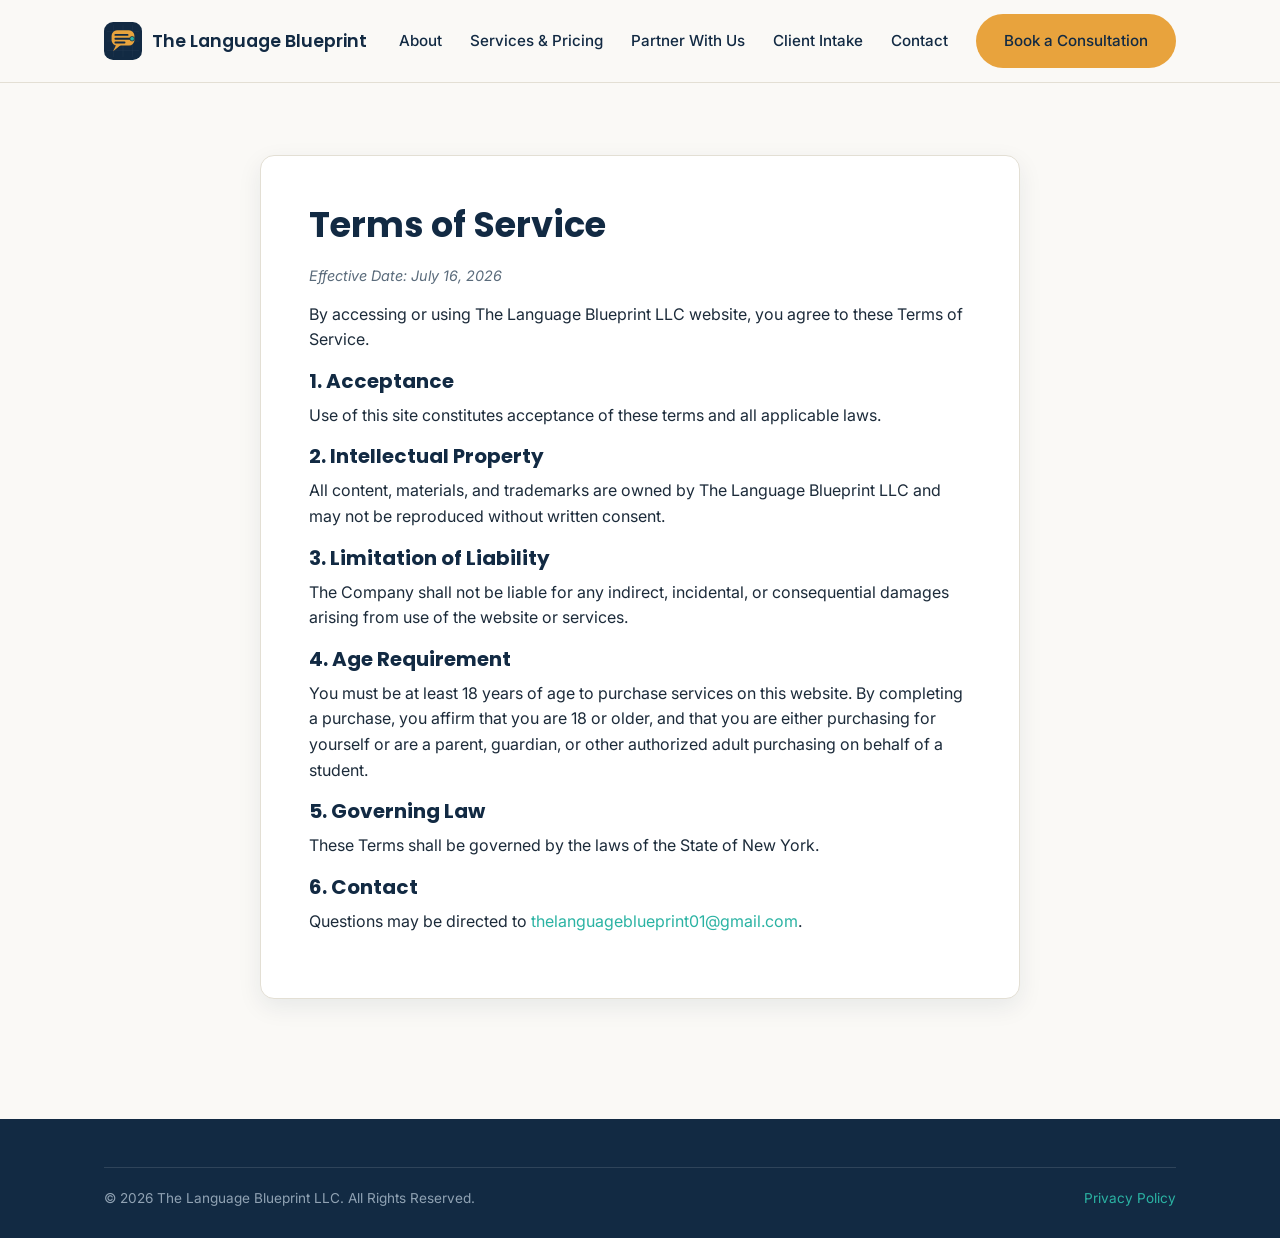
<file: terms-of-service.html>
<!doctype html>
<html lang="en">
<head>
<meta charset="UTF-8">
<meta name="viewport" content="width=device-width, initial-scale=1.0">
<title>Terms of Service | The Language Blueprint LLC</title>
<link rel="icon" type="image/svg+xml" href="assets/favicon.svg">
<link rel="icon" type="image/png" sizes="128x128" href="assets/favicon-128.png">
<link rel="preconnect" href="https://fonts.googleapis.com">
<link href="https://fonts.googleapis.com/css2?family=Inter:wght@400;500;600&family=Poppins:wght@500;600;700&display=swap" rel="stylesheet">
<link rel="stylesheet" href="css/style.css">
</head>
<body>

<header class="site-header">
  <nav class="nav">
    <a href="index.html" class="brand">
      <img src="assets/logo-icon.svg" alt="The Language Blueprint LLC logo">
      The Language Blueprint
    </a>
    <button class="nav-toggle" aria-label="Toggle menu">&#9776;</button>
    <ul class="nav-links">
      <li><a href="about.html">About</a></li>
      <li><a href="services.html">Services &amp; Pricing</a></li>
          <li><a href="partner.html">Partner With Us</a></li>
      <li><a href="intake.html">Client Intake</a></li>
      <li><a href="contact.html">Contact</a></li>
      <li><a href="contact.html#book" class="btn btn-primary">Book a Consultation</a></li>
    </ul>
  </nav>
</header>

<section>
  <div class="container">
    <div class="legal-doc">
      <h2>Terms of Service</h2>
      <p class="small"><em>Effective Date: July 16, 2026</em></p>

      <p>By accessing or using The Language Blueprint LLC website, you agree to these Terms of Service.</p>

      <h3>1. Acceptance</h3>
      <p>Use of this site constitutes acceptance of these terms and all applicable laws.</p>

      <h3>2. Intellectual Property</h3>
      <p>All content, materials, and trademarks are owned by The Language Blueprint LLC and may not be reproduced without written consent.</p>

      <h3>3. Limitation of Liability</h3>
      <p>The Company shall not be liable for any indirect, incidental, or consequential damages arising from use of the website or services.</p>

      <h3>4. Age Requirement</h3>
      <p>You must be at least 18 years of age to purchase services on this website. By completing a purchase, you affirm that you are 18 or older, and that you are either purchasing for yourself or are a parent, guardian, or other authorized adult purchasing on behalf of a student.</p>

      <h3>5. Governing Law</h3>
      <p>These Terms shall be governed by the laws of the State of New York.</p>

      <h3>6. Contact</h3>
      <p>Questions may be directed to <a href="mailto:thelanguageblueprint01@gmail.com">thelanguageblueprint01@gmail.com</a>.</p>
    </div>
  </div>
</section>

<footer class="site-footer">
  <div class="container">
    <div class="footer-bottom">
      <span>&copy; <span id="year"></span> The Language Blueprint LLC. All Rights Reserved.</span>
      <span><a href="privacy-policy.html">Privacy Policy</a></span>
    </div>
  </div>
</footer>

<script src="js/main.js"></script>
</body>
</html>
</file>
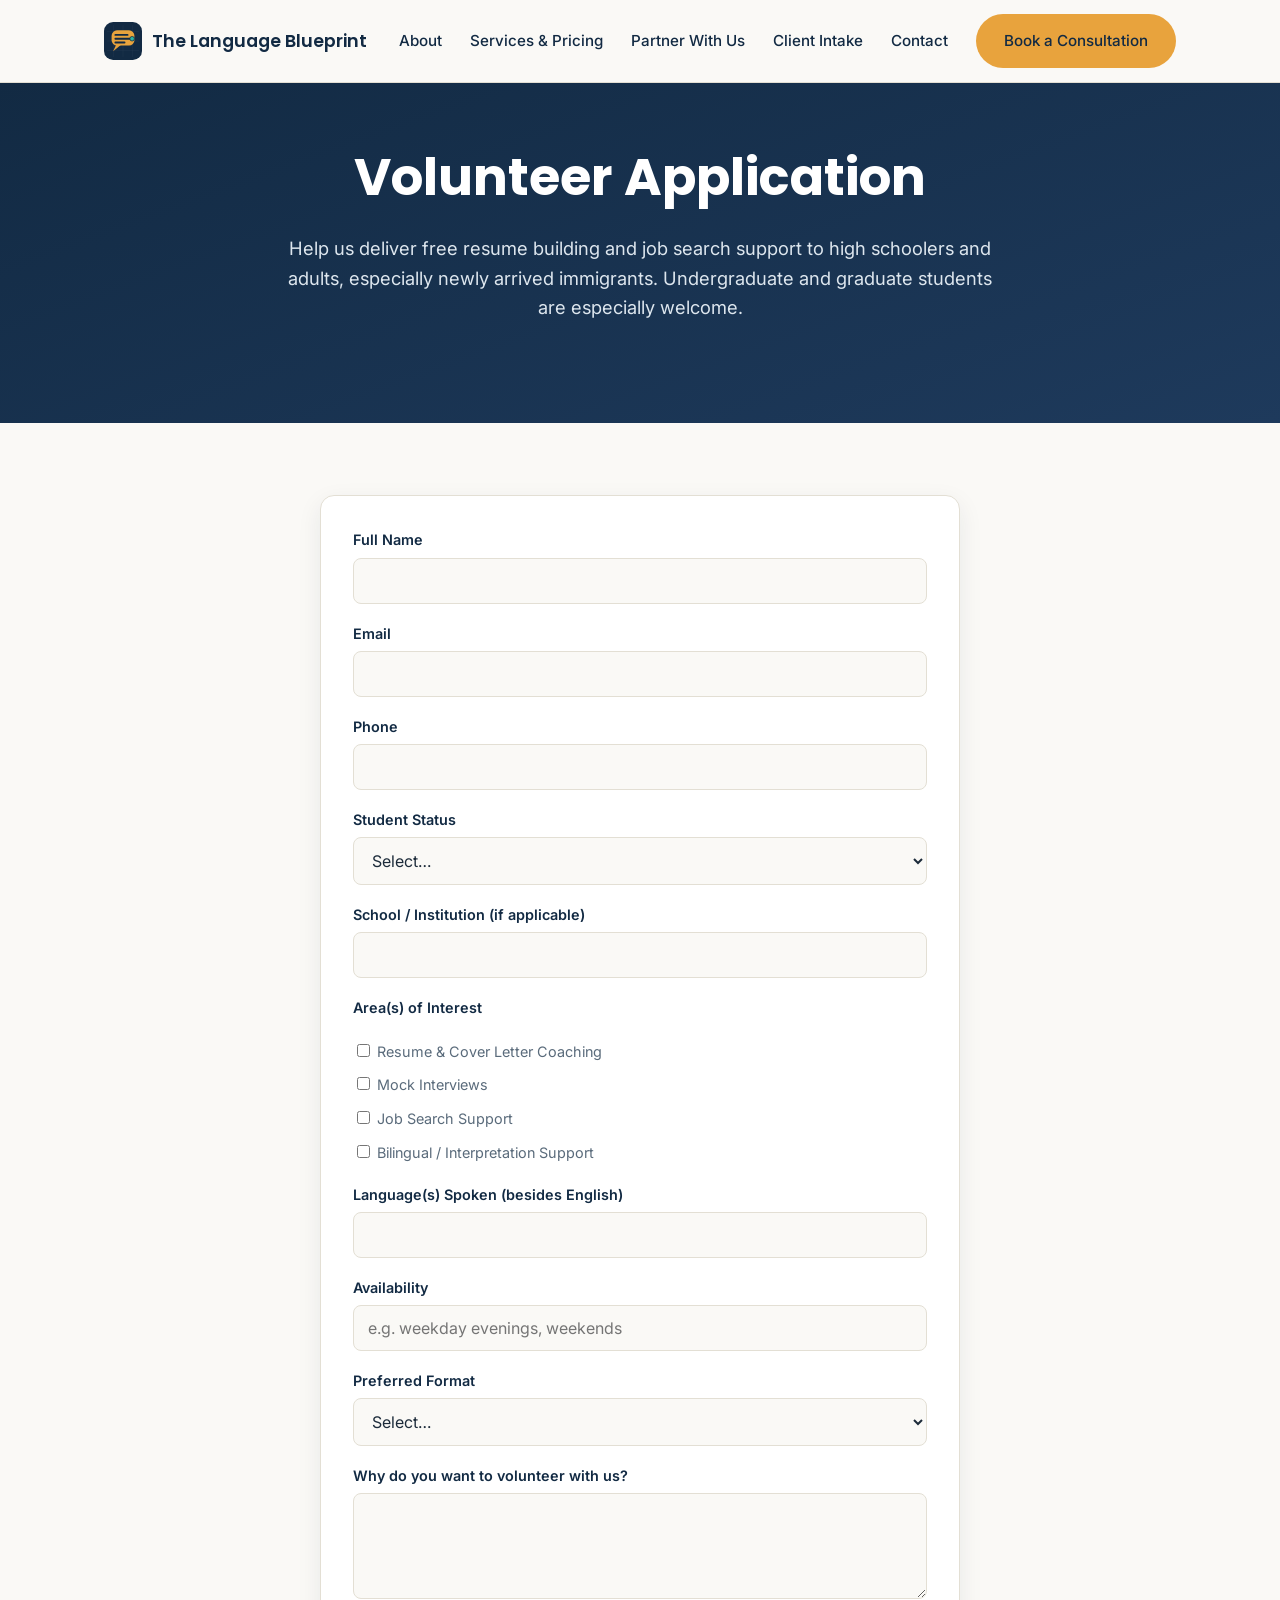
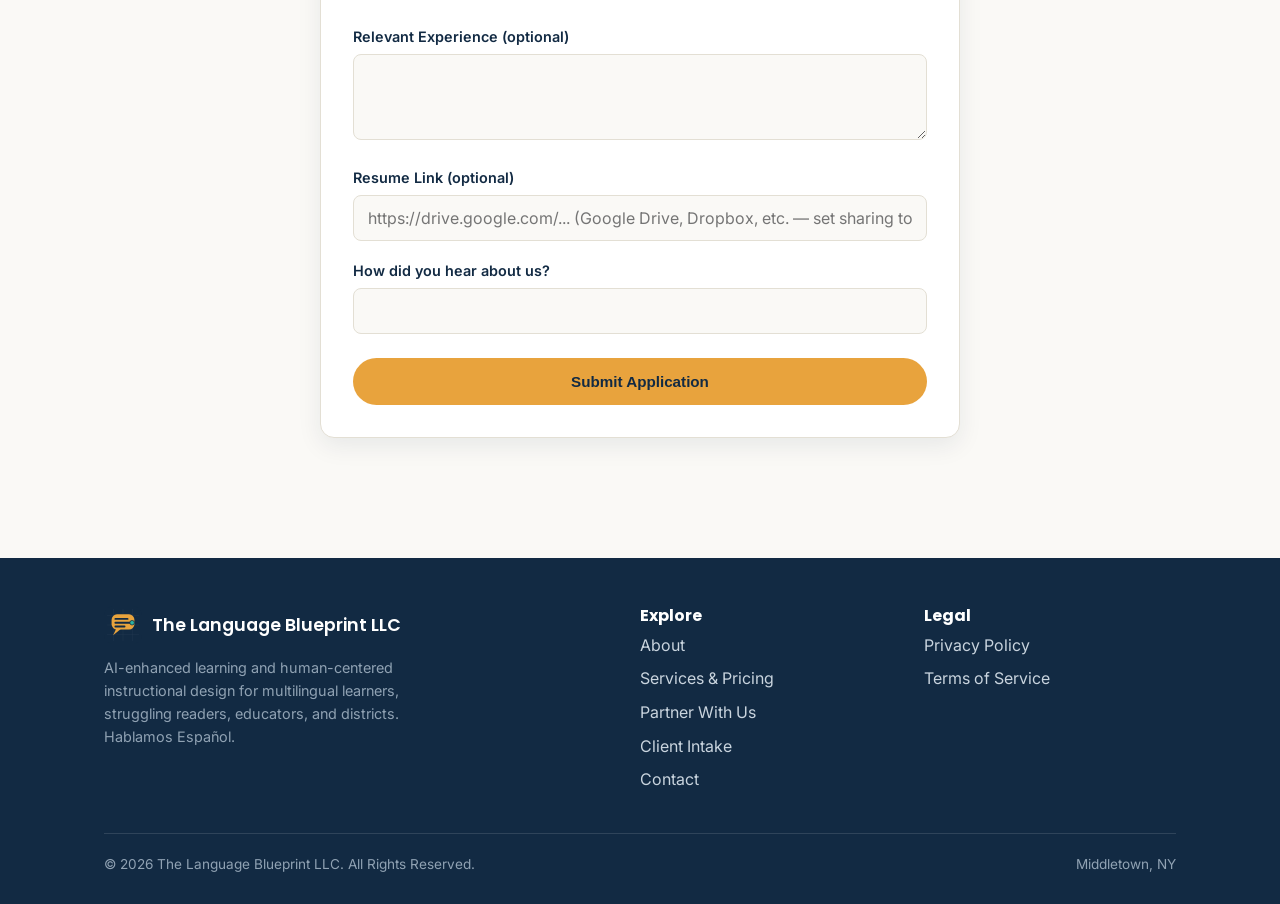
<file: volunteer-application.html>
<!doctype html>
<html lang="en">
<head>
<meta charset="UTF-8">
<meta name="viewport" content="width=device-width, initial-scale=1.0">
<title>Volunteer Application | The Language Blueprint LLC</title>
<link rel="icon" type="image/svg+xml" href="assets/favicon.svg">
<link rel="icon" type="image/png" sizes="128x128" href="assets/favicon-128.png">
<link rel="preconnect" href="https://fonts.googleapis.com">
<link href="https://fonts.googleapis.com/css2?family=Inter:wght@400;500;600&family=Poppins:wght@500;600;700&display=swap" rel="stylesheet">
<link rel="stylesheet" href="css/style.css">
</head>
<body>

<header class="site-header">
  <nav class="nav">
    <a href="index.html" class="brand">
      <img src="assets/logo-icon.svg" alt="The Language Blueprint LLC logo">
      The Language Blueprint
    </a>
    <button class="nav-toggle" aria-label="Toggle menu">&#9776;</button>
    <ul class="nav-links">
      <li><a href="about.html">About</a></li>
      <li><a href="services.html">Services &amp; Pricing</a></li>
      <li><a href="partner.html">Partner With Us</a></li>
      <li><a href="intake.html">Client Intake</a></li>
      <li><a href="contact.html">Contact</a></li>
      <li><a href="contact.html#book" class="btn btn-primary">Book a Consultation</a></li>
    </ul>
  </nav>
</header>

<section class="hero" style="padding:64px 0;">
  <div class="container">
    <h1>Volunteer Application</h1>
    <p class="lede">Help us deliver free resume building and job search support to high schoolers and adults, especially newly arrived immigrants. Undergraduate and graduate students are especially welcome.</p>
  </div>
</section>

<section>
  <div class="container">
    <!--
      This form submits via Formspree (no backend server required).
      Setup: create a free account at https://formspree.io, create a new form,
      and replace YOUR_VOLUNTEER_FORM_ID below with the ID Formspree gives you.
      Use a SEPARATE Formspree form ID from the contact/intake/partner forms so
      volunteer applications are easy to filter.
    -->
    <form class="form-card" action="https://formspree.io/f/mnjezgvj" method="POST">

      <label for="applicant_name">Full Name</label>
      <input type="text" id="applicant_name" name="applicant_name" required>

      <label for="email">Email</label>
      <input type="email" id="email" name="email" required>

      <label for="phone">Phone</label>
      <input type="tel" id="phone" name="phone">

      <label for="student_status">Student Status</label>
      <select id="student_status" name="student_status">
        <option value="">Select…</option>
        <option>Undergraduate student</option>
        <option>Graduate student</option>
        <option>Not currently a student</option>
      </select>

      <label for="school">School / Institution (if applicable)</label>
      <input type="text" id="school" name="school">

      <label for="interests">Area(s) of Interest</label>
      <div class="checkbox-row" style="flex-direction:column; align-items:flex-start; gap:8px;">
        <div><input type="checkbox" id="int_resume" name="interests[]" value="Resume & Cover Letter Coaching"> <label for="int_resume" style="display:inline;">Resume &amp; Cover Letter Coaching</label></div>
        <div><input type="checkbox" id="int_interview" name="interests[]" value="Mock Interviews"> <label for="int_interview" style="display:inline;">Mock Interviews</label></div>
        <div><input type="checkbox" id="int_jobsearch" name="interests[]" value="Job Search Support"> <label for="int_jobsearch" style="display:inline;">Job Search Support</label></div>
        <div><input type="checkbox" id="int_bilingual" name="interests[]" value="Bilingual/Interpretation Support"> <label for="int_bilingual" style="display:inline;">Bilingual / Interpretation Support</label></div>
      </div>

      <label for="languages">Language(s) Spoken (besides English)</label>
      <input type="text" id="languages" name="languages">

      <label for="availability">Availability</label>
      <input type="text" id="availability" name="availability" placeholder="e.g. weekday evenings, weekends">

      <label for="format">Preferred Format</label>
      <select id="format" name="format">
        <option value="">Select…</option>
        <option>Remote</option>
        <option>In-person</option>
        <option>Either</option>
      </select>

      <label for="why">Why do you want to volunteer with us?</label>
      <textarea id="why" name="why" rows="4" required></textarea>

      <label for="experience">Relevant Experience (optional)</label>
      <textarea id="experience" name="experience" rows="3"></textarea>

      <label for="resume">Resume Link (optional)</label>
      <input type="url" id="resume" name="resume" placeholder="https://drive.google.com/... (Google Drive, Dropbox, etc. — set sharing to 'Anyone with the link')">

      <label for="referral">How did you hear about us?</label>
      <input type="text" id="referral" name="referral">

      <button type="submit" class="btn btn-primary btn-block" style="margin-top:24px;">Submit Application</button>
    </form>
  </div>
</section>

<footer class="site-footer">
  <div class="container">
    <div class="footer-grid">
      <div>
        <a href="index.html" class="brand" style="color:#fff;">
          <img src="assets/logo-icon.svg" alt="The Language Blueprint LLC logo">
          The Language Blueprint LLC
        </a>
        <p class="small" style="color:#90A2B3; max-width:320px; margin-top:12px;">AI-enhanced learning and human-centered instructional design for multilingual learners, struggling readers, educators, and districts. Hablamos Español.</p>
      </div>
      <div>
        <h4>Explore</h4>
        <ul>
          <li><a href="about.html">About</a></li>
          <li><a href="services.html">Services &amp; Pricing</a></li>
          <li><a href="partner.html">Partner With Us</a></li>
          <li><a href="intake.html">Client Intake</a></li>
          <li><a href="contact.html">Contact</a></li>
        </ul>
      </div>
      <div>
        <h4>Legal</h4>
        <ul>
          <li><a href="privacy-policy.html">Privacy Policy</a></li>
          <li><a href="terms-of-service.html">Terms of Service</a></li>
        </ul>
      </div>
    </div>
    <div class="footer-bottom">
      <span>&copy; <span id="year"></span> The Language Blueprint LLC. All Rights Reserved.</span>
      <span>Middletown, NY</span>
    </div>
  </div>
</footer>

<script src="js/main.js"></script>
</body>
</html>
</file>
<file: css/style.css>
/* ============================================
   The Language Blueprint LLC — Site Stylesheet
   ============================================ */

:root {
  --navy: #122A43;
  --navy-light: #1E3A5C;
  --amber: #E8A33D;
  --amber-dark: #C9812A;
  --teal: #2BB3A3;
  --bg: #FAF9F6;
  --bg-alt: #F1EEE6;
  --text: #1C2B3A;
  --muted: #5A6B7B;
  --border: #E3DFD4;
  --radius: 14px;
  --max-width: 1120px;
  --shadow: 0 8px 24px rgba(18, 42, 67, 0.08);
}

* { box-sizing: border-box; }

html { scroll-behavior: smooth; }

body {
  margin: 0;
  font-family: 'Inter', 'Segoe UI', Arial, sans-serif;
  color: var(--text);
  background: var(--bg);
  line-height: 1.6;
}

h1, h2, h3, h4 {
  font-family: 'Poppins', 'Segoe UI', Arial, sans-serif;
  color: var(--navy);
  line-height: 1.2;
  margin: 0 0 0.5em;
}

h1 { font-size: clamp(2.1rem, 4vw, 3.2rem); }
h2 { font-size: clamp(1.6rem, 3vw, 2.2rem); }
h3 { font-size: 1.25rem; }

p { margin: 0 0 1em; color: var(--text); }

a { color: var(--teal); text-decoration: none; }
a:hover { text-decoration: underline; }

img, svg { max-width: 100%; display: block; }

.container {
  max-width: var(--max-width);
  margin: 0 auto;
  padding: 0 24px;
}

/* ---------- Header / Nav ---------- */

.site-header {
  position: sticky;
  top: 0;
  z-index: 100;
  background: rgba(250, 249, 246, 0.92);
  backdrop-filter: blur(6px);
  border-bottom: 1px solid var(--border);
}

.nav {
  display: flex;
  align-items: center;
  justify-content: space-between;
  padding: 14px 24px;
  max-width: var(--max-width);
  margin: 0 auto;
}

.brand {
  display: flex;
  align-items: center;
  gap: 10px;
  font-family: 'Poppins', sans-serif;
  font-weight: 600;
  font-size: 1.1rem;
  color: var(--navy);
}

.brand img { width: 38px; height: 38px; }
.brand:hover { text-decoration: none; }

.nav-links {
  display: flex;
  align-items: center;
  gap: 28px;
  list-style: none;
  margin: 0;
  padding: 0;
}

.nav-links a {
  color: var(--navy);
  font-weight: 500;
  font-size: 0.95rem;
}

.nav-toggle {
  display: none;
  background: none;
  border: none;
  font-size: 1.6rem;
  color: var(--navy);
  cursor: pointer;
}

@media (max-width: 780px) {
  .nav-toggle { display: block; }
  .nav-links {
    position: absolute;
    top: 100%;
    left: 0;
    right: 0;
    background: var(--bg);
    flex-direction: column;
    align-items: flex-start;
    gap: 0;
    border-bottom: 1px solid var(--border);
    max-height: 0;
    overflow: hidden;
    transition: max-height 0.25s ease;
  }
  .nav-links.open { max-height: 400px; }
  .nav-links li { width: 100%; }
  .nav-links a {
    display: block;
    padding: 14px 24px;
    width: 100%;
    border-top: 1px solid var(--border);
  }
}

/* ---------- Buttons ---------- */

.btn {
  display: inline-flex;
  align-items: center;
  justify-content: center;
  gap: 8px;
  padding: 13px 26px;
  border-radius: 999px;
  font-weight: 600;
  font-size: 0.95rem;
  cursor: pointer;
  border: 2px solid transparent;
  transition: transform 0.15s ease, box-shadow 0.15s ease, background 0.15s ease;
  white-space: nowrap;
}

.btn:hover { text-decoration: none; transform: translateY(-1px); }

.btn-primary {
  background: var(--amber);
  color: var(--navy);
}
.btn-primary:hover { background: var(--amber-dark); }

.btn-outline {
  background: transparent;
  border-color: var(--navy);
  color: var(--navy);
}
.btn-outline:hover { background: var(--navy); color: #fff; }

.btn-teal {
  background: var(--teal);
  color: #fff;
}
.btn-teal:hover { background: #23917f; }

.btn-block { width: 100%; }

/* ---------- Hero ---------- */

.hero {
  background: linear-gradient(160deg, var(--navy) 0%, var(--navy-light) 100%);
  color: #fff;
  padding: 96px 0 84px;
}

.hero .container { text-align: center; max-width: 780px; }

.hero h1 { color: #fff; }

.hero p.lede {
  font-size: 1.15rem;
  color: #DDE6EE;
  margin-bottom: 2em;
}

.hero-ctas {
  display: flex;
  gap: 16px;
  justify-content: center;
  flex-wrap: wrap;
}

/* ---------- Sections ---------- */

section { padding: 72px 0; }
section.alt { background: var(--bg-alt); }

.section-head {
  text-align: center;
  max-width: 640px;
  margin: 0 auto 48px;
}

.section-head p { color: var(--muted); }

/* ---------- Cards / Grid ---------- */

.grid {
  display: grid;
  gap: 28px;
  grid-template-columns: repeat(auto-fit, minmax(250px, 1fr));
}

.card {
  background: #fff;
  border: 1px solid var(--border);
  border-radius: var(--radius);
  padding: 28px;
  box-shadow: var(--shadow);
}

.card ul { padding-left: 1.1em; margin: 0.5em 0 0; color: var(--muted); }
.card li { margin-bottom: 0.4em; }

.icon-badge {
  width: 44px;
  height: 44px;
  border-radius: 12px;
  background: var(--amber);
  color: var(--navy);
  display: flex;
  align-items: center;
  justify-content: center;
  font-weight: 700;
  margin-bottom: 16px;
}

/* ---------- Pricing ---------- */

.price-card {
  background: #fff;
  border: 1px solid var(--border);
  border-radius: var(--radius);
  padding: 32px;
  box-shadow: var(--shadow);
  display: flex;
  flex-direction: column;
}

.price-card .fee {
  font-family: 'Poppins', sans-serif;
  font-size: 2rem;
  font-weight: 600;
  color: var(--navy);
  margin: 8px 0 16px;
}

.price-card .fee span {
  font-size: 0.95rem;
  color: var(--muted);
  font-weight: 400;
}

.price-card ul {
  list-style: none;
  padding: 0;
  margin: 0 0 24px;
  color: var(--muted);
  flex-grow: 1;
}

.price-card li {
  padding-left: 1.6em;
  position: relative;
  margin-bottom: 10px;
}

.price-card li::before {
  content: "✓";
  position: absolute;
  left: 0;
  color: var(--teal);
  font-weight: 700;
}

.price-card.featured {
  border: 2px solid var(--amber);
  transform: scale(1.02);
}

.badge {
  display: inline-block;
  background: var(--teal);
  color: #fff;
  font-size: 0.75rem;
  font-weight: 700;
  letter-spacing: 0.05em;
  text-transform: uppercase;
  padding: 4px 12px;
  border-radius: 999px;
  margin-bottom: 12px;
  align-self: flex-start;
}

/* ---------- Forms ---------- */

.form-card {
  background: #fff;
  border: 1px solid var(--border);
  border-radius: var(--radius);
  padding: 32px;
  box-shadow: var(--shadow);
  max-width: 640px;
  margin: 0 auto;
}

label {
  display: block;
  font-weight: 600;
  font-size: 0.9rem;
  margin: 18px 0 6px;
  color: var(--navy);
}

label:first-child { margin-top: 0; }

input, select, textarea {
  width: 100%;
  padding: 12px 14px;
  border: 1px solid var(--border);
  border-radius: 8px;
  font-family: inherit;
  font-size: 1rem;
  background: var(--bg);
  color: var(--text);
}

input:focus, select:focus, textarea:focus {
  outline: none;
  border-color: var(--teal);
}

.checkbox-row {
  display: flex;
  gap: 10px;
  align-items: flex-start;
  margin-top: 20px;
}

.checkbox-row input { width: auto; margin-top: 4px; }
.checkbox-row label { margin: 0; font-weight: 400; font-size: 0.9rem; color: var(--muted); }

.form-note {
  font-size: 0.85rem;
  color: var(--muted);
  margin-top: 16px;
}

/* ---------- Footer ---------- */

.site-footer {
  background: var(--navy);
  color: #C9D4DE;
  padding: 48px 0 28px;
  margin-top: 48px;
}

.footer-grid {
  display: grid;
  grid-template-columns: 2fr 1fr 1fr;
  gap: 32px;
  margin-bottom: 32px;
}

.footer-grid h4 { color: #fff; font-size: 1rem; }
.footer-grid a { color: #C9D4DE; }
.footer-grid ul { list-style: none; padding: 0; margin: 0; }
.footer-grid li { margin-bottom: 8px; }

.footer-bottom {
  border-top: 1px solid rgba(255,255,255,0.12);
  padding-top: 20px;
  font-size: 0.85rem;
  display: flex;
  justify-content: space-between;
  flex-wrap: wrap;
  gap: 12px;
  color: #90A2B3;
}

@media (max-width: 640px) {
  .footer-grid { grid-template-columns: 1fr; }
}

/* ---------- Utility ---------- */

.text-center { text-align: center; }
.mt-0 { margin-top: 0; }
.small { font-size: 0.9rem; color: var(--muted); }

.legal-doc {
  max-width: 760px;
  margin: 0 auto;
  background: #fff;
  border: 1px solid var(--border);
  border-radius: var(--radius);
  padding: 48px;
  box-shadow: var(--shadow);
}

.legal-doc h2 { margin-top: 1.6em; }
.legal-doc h2:first-child { margin-top: 0; }

@media print {
  .site-header, .site-footer, .no-print { display: none; }
  .legal-doc { box-shadow: none; border: none; padding: 0; }
}
</file>
